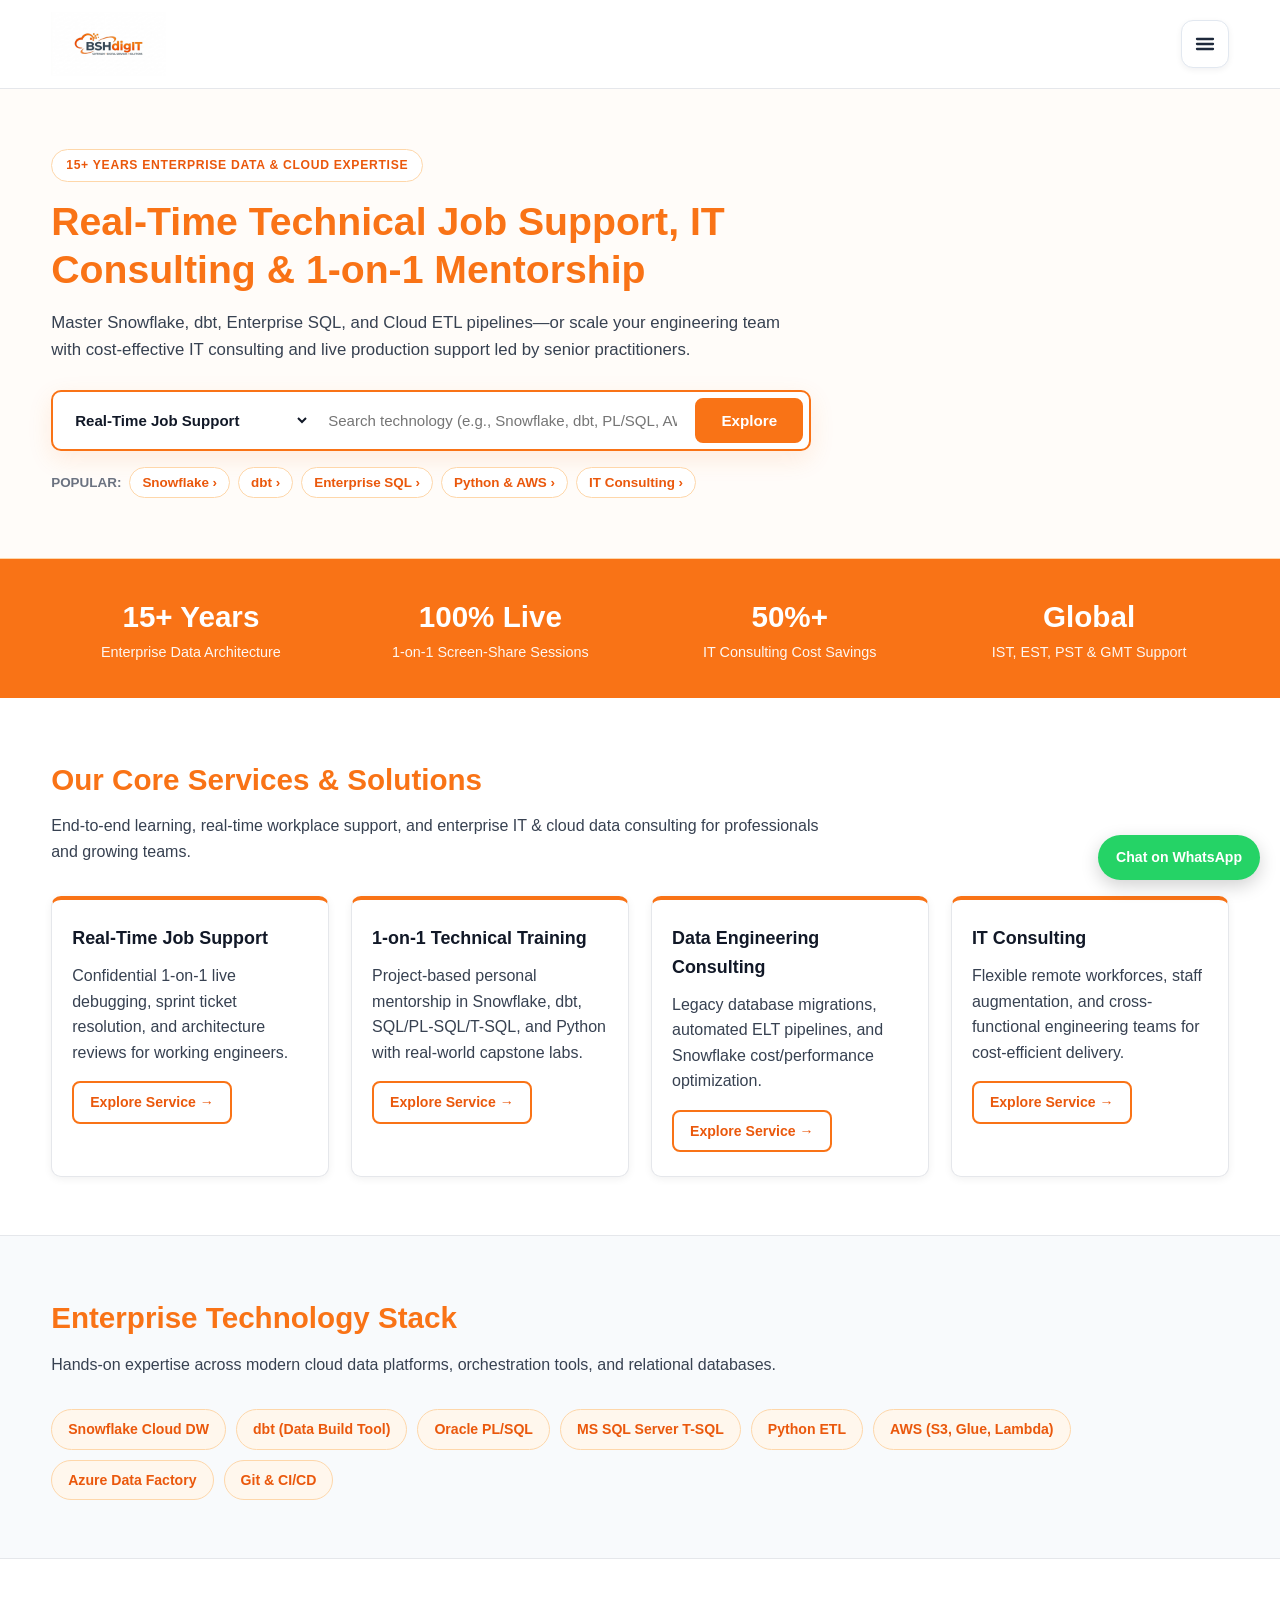
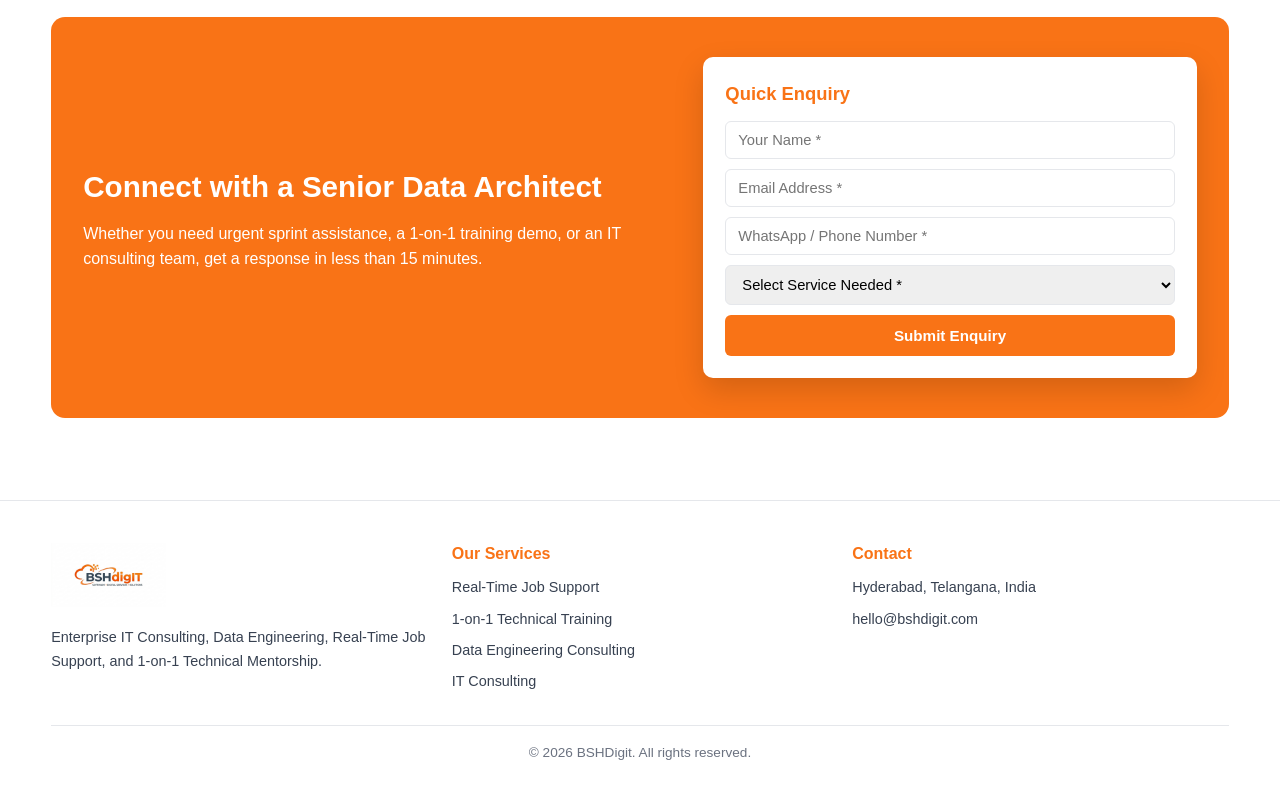
<file: index.html>
<!DOCTYPE html>
<html lang="en">
<head>
  <meta charset="UTF-8" />
  <meta name="viewport" content="width=device-width, initial-scale=1.0" />
  <title>BSHDigit | IT Consulting, Data Engineering, Job Support &amp; 1-on-1 Training</title>
  <link rel="stylesheet" href="styles.css" />
  <style>
    *, *::before, *::after { box-sizing: border-box; margin: 0; padding: 0; }
    html, body { width: 100%; max-width: 100%; overflow-x: hidden; font-family: 'Inter', -apple-system, BlinkMacSystemFont, 'Segoe UI', Roboto, sans-serif; color: #374151; background: #fff; line-height: 1.6; }
    a { text-decoration: none; color: inherit; }
    .container { width: 92%; max-width: 1180px; margin: 0 auto; }
    .navbar { background: #fff; border-bottom: 1px solid #e5e7eb; position: sticky; top: 0; z-index: 1000; }
    .nav-container { display: flex; justify-content: space-between; align-items: center; height: 88px; }
    .brand-logo { display: inline-flex; align-items: center; max-width: 270px; height: 68px; }
    .brand-logo img { height: 64px; width: auto; max-width: 260px; object-fit: contain; display: block; }
    .menu-toggle-btn { width: 48px; height: 48px; background: #fff; border: 1.5px solid #e2e8f0; border-radius: 12px; display: flex; align-items: center; justify-content: center; cursor: pointer; color: #1e293b; }
    .nav-drawer { display: none; position: fixed; top: 88px; left: 0; width: 100%; height: calc(100vh - 88px); background: #fff; overflow-y: auto; padding: 20px 0 48px; z-index: 999; border-top: 1px solid #e5e7eb; }
    .nav-drawer.open { display: block; }
    .drawer-list { list-style: none; display: flex; flex-direction: column; gap: 6px; }
    .drawer-item > a, .drawer-accordion-header { display: flex; justify-content: space-between; align-items: center; padding: 14px 8px; font-size: 1.06rem; font-weight: 600; color: #111827; cursor: pointer; }
    .accordion-icon { width: 34px; height: 34px; background: #f97316; color: #fff; border-radius: 8px; display: inline-flex; align-items: center; justify-content: center; font-size: 0.82rem; transition: transform 0.2s ease; }
    .drawer-accordion.expanded .accordion-icon { transform: rotate(180deg); }
    .drawer-submenu { display: none; flex-direction: column; gap: 10px; padding: 6px 0 12px; }
    .drawer-accordion.expanded .drawer-submenu { display: flex; }
    .drawer-submenu a { display: block; background: #f8fafc; border: 1px solid #f1f5f9; padding: 13px 16px; border-radius: 8px; font-size: 0.96rem; font-weight: 500; color: #334155; }
    .service-hero { background: #fffcf9; border-bottom: 1px solid #fed7aa; padding: 60px 0; }
    .hero-eyebrow { display: inline-block; background: #fff; color: #ea580c; border: 1px solid #fed7aa; font-size: 0.76rem; font-weight: 700; padding: 6px 14px; border-radius: 999px; margin-bottom: 16px; }
    .service-hero h1 { font-size: clamp(1.75rem, 4vw, 2.45rem); color: #f97316; line-height: 1.22; max-width: 820px; margin-bottom: 16px; font-weight: 800; }
    .service-hero p { font-size: 1.05rem; max-width: 740px; margin-bottom: 26px; }
    .btn-primary { background: #f97316; color: #fff; padding: 12px 24px; border-radius: 8px; font-weight: 700; border: 2px solid #f97316; display: inline-block; cursor: pointer; }
    .btn-outline { background: #fff; color: #ea580c; padding: 10px 20px; border-radius: 8px; font-weight: 700; border: 2px solid #f97316; display: inline-block; }
    .search-box-wrap { background: #fff; border: 2px solid #f97316; border-radius: 10px; padding: 6px; display: flex; flex-wrap: wrap; gap: 6px; max-width: 760px; margin-bottom: 16px; }
    .search-box-wrap select, .search-box-wrap input { border: none; padding: 11px 12px; font-size: 0.94rem; outline: none; min-width: 0; }
    .search-box-wrap input { flex: 1 1 200px; }
    .popular-pills { display: flex; flex-wrap: wrap; align-items: center; gap: 8px; font-size: 0.84rem; }
    .popular-pills a { background: #fff; border: 1px solid #fed7aa; color: #ea580c; padding: 4px 12px; border-radius: 999px; font-weight: 600; }
    .stats-strip { background: #f97316; color: #fff; padding: 34px 0; }
    .stats-grid { display: grid; grid-template-columns: repeat(auto-fit, minmax(160px, 1fr)); gap: 20px; text-align: center; }
    .stats-grid h3 { font-size: 1.85rem; font-weight: 800; }
    .section { padding: 58px 0; }
    .section-alt { background: #f8fafc; border-top: 1px solid #e5e7eb; border-bottom: 1px solid #e5e7eb; }
    .section-header { margin-bottom: 32px; }
    .section-header h2 { font-size: clamp(1.5rem, 3vw, 1.85rem); color: #f97316; font-weight: 800; margin-bottom: 10px; }
    .cards-grid { display: grid; grid-template-columns: repeat(auto-fit, minmax(250px, 1fr)); gap: 22px; }
    .feature-card { background: #fff; border: 1px solid #e5e7eb; border-top: 4px solid #f97316; border-radius: 10px; padding: 24px 20px; }
    .feature-card h3 { font-size: 1.12rem; color: #111827; margin-bottom: 10px; }
    .tech-tags { display: flex; flex-wrap: wrap; gap: 10px; }
    .tech-pill { background: #fff7ed; color: #ea580c; border: 1px solid #fed7aa; padding: 8px 16px; border-radius: 999px; font-weight: 600; font-size: 0.88rem; }
    .cta-banner { background: #f97316; color: #fff; border-radius: 14px; padding: 40px 32px; display: grid; grid-template-columns: 1.2fr 1fr; gap: 28px; align-items: center; }
    .enquiry-box { background: #fff; color: #111827; padding: 22px; border-radius: 10px; }
    .enquiry-box h3 { color: #f97316; margin-bottom: 12px; }
    .form-group { margin-bottom: 10px; }
    .form-group input, .form-group select { width: 100%; padding: 10px 12px; border: 1px solid #e5e7eb; border-radius: 6px; font-size: 0.92rem; }
    .btn-submit { width: 100%; background: #f97316; color: #fff; border: none; padding: 12px; border-radius: 6px; font-weight: 700; cursor: pointer; }
    .footer { background: #fff; border-top: 1px solid #e5e7eb; padding: 40px 0 24px; }
    .footer-grid { display: grid; grid-template-columns: repeat(auto-fit, minmax(210px, 1fr)); gap: 24px; margin-bottom: 24px; }
    .footer h4 { color: #f97316; margin-bottom: 10px; }
    .footer ul { list-style: none; }
    .footer ul li { margin-bottom: 8px; font-size: 0.9rem; }
    .footer-bottom { border-top: 1px solid #e5e7eb; padding-top: 16px; text-align: center; font-size: 0.85rem; color: #6b7280; }
    .whatsapp-float { position: fixed; bottom: 20px; right: 20px; background: #25d366; color: #fff; padding: 11px 18px; border-radius: 999px; font-weight: 700; font-size: 0.88rem; z-index: 990; }
    @media (max-width: 820px) { .cta-banner { grid-template-columns: 1fr; padding: 26px 18px; } }
  </style>
</head>
<body>

  <!-- Header -->
  <header class="navbar">
    <div class="container nav-container">
      <a href="index.html" class="brand-logo">
        <img src="logo.jpg" alt="BSHDigit Logo" style="height:64px;width:auto;max-width:260px;object-fit:contain;" />
      </a>

      <button
        class="menu-toggle-btn"
        id="menuToggle"
        aria-label="Toggle Menu"
        aria-expanded="false"
        onclick="toggleNavDrawer()"
      >
        <svg id="iconOpen" width="24" height="24" viewBox="0 0 24 24" fill="none" stroke="currentColor" stroke-width="2.3" stroke-linecap="round">
          <line x1="4" y1="7" x2="20" y2="7"></line>
          <line x1="4" y1="12" x2="20" y2="12"></line>
          <line x1="4" y1="17" x2="20" y2="17"></line>
        </svg>
        <svg id="iconClose" style="display:none;" width="22" height="22" viewBox="0 0 24 24" fill="none" stroke="currentColor" stroke-width="2.3" stroke-linecap="round">
          <line x1="18" y1="6" x2="6" y2="18"></line>
          <line x1="6" y1="6" x2="18" y2="18"></line>
        </svg>
      </button>
    </div>
  </header>

  <!-- Full-Screen Accordion Menu Drawer (Collapsed by Default) -->
  <nav class="nav-drawer" id="navDrawer">
    <div class="container">
      <ul class="drawer-list">
        <li class="drawer-item"><a href="index.html" onclick="toggleNavDrawer()">Home</a></li>
        <li class="drawer-item"><a href="#why-us" onclick="toggleNavDrawer()">About Us</a></li>
        <li class="drawer-item drawer-accordion" id="servicesAccordion">
          <div class="drawer-accordion-header" onclick="toggleServicesAccordion()">
            <span>Services</span>
            <span class="accordion-icon">▼</span>
          </div>
          <div class="drawer-submenu">
            <a href="job-support.html">Real-Time Job Support</a>
            <a href="technical-training.html">1-on-1 Technical Training</a>
            <a href="data-consulting.html">Data Engineering Consulting</a>
            <a href="it-consulting.html">IT Consulting</a>
          </div>
        </li>
        <li class="drawer-item"><a href="#services" onclick="toggleNavDrawer()">Technologies</a></li>
        <li class="drawer-item"><a href="#quick-enquiry" onclick="toggleNavDrawer()">Contact Us</a></li>
      </ul>
    </div>
  </nav>

  <!-- Hero + Interactive Search -->
  <section class="service-hero">
    <div class="container">
      <span class="hero-eyebrow">15+ YEARS ENTERPRISE DATA &amp; CLOUD EXPERTISE</span>
      <h1>Real-Time Technical Job Support, IT Consulting &amp; 1-on-1 Mentorship</h1>
      <p>Master Snowflake, dbt, Enterprise SQL, and Cloud ETL pipelines—or scale your engineering team with cost-effective IT consulting and live production support led by senior practitioners.</p>

      <form class="search-box-wrap" onsubmit="routeService(event)">
        <select id="serviceType" aria-label="Select Service">
          <option value="job-support.html">Real-Time Job Support</option>
          <option value="technical-training.html">1-on-1 Technical Training</option>
          <option value="data-consulting.html">Data Engineering Consulting</option>
          <option value="it-consulting.html">IT Consulting &amp; Outsourcing</option>
        </select>
        <input type="text" id="techKeyword" placeholder="Search technology (e.g., Snowflake, dbt, PL/SQL, AWS)..." />
        <button type="submit" class="btn-primary">Explore</button>
      </form>

      <div class="popular-pills">
        <span>POPULAR:</span>
        <a href="technical-training.html">Snowflake ›</a>
        <a href="technical-training.html">dbt ›</a>
        <a href="job-support.html">Enterprise SQL ›</a>
        <a href="data-consulting.html">Python &amp; AWS ›</a>
        <a href="it-consulting.html">IT Consulting ›</a>
      </div>
    </div>
  </section>

  <!-- Metrics Strip -->
  <section class="stats-strip">
    <div class="container stats-grid">
      <div>
        <h3>15+ Years</h3>
        <p>Enterprise Data Architecture</p>
      </div>
      <div>
        <h3>100% Live</h3>
        <p>1-on-1 Screen-Share Sessions</p>
      </div>
      <div>
        <h3>50%+</h3>
        <p>IT Consulting Cost Savings</p>
      </div>
      <div>
        <h3>Global</h3>
        <p>IST, EST, PST &amp; GMT Support</p>
      </div>
    </div>
  </section>

  <!-- Core Service Pillars -->
  <section class="section" id="services">
    <div class="container">
      <div class="section-header">
        <h2>Our Core Services &amp; Solutions</h2>
        <p>End-to-end learning, real-time workplace support, and enterprise IT &amp; cloud data consulting for professionals and growing teams.</p>
      </div>

      <div class="cards-grid">
        <div class="feature-card">
          <h3>Real-Time Job Support</h3>
          <p>Confidential 1-on-1 live debugging, sprint ticket resolution, and architecture reviews for working engineers.</p>
          <p style="margin-top: 16px;"><a href="job-support.html" class="btn-outline" style="padding: 8px 16px; font-size: 0.88rem;">Explore Service →</a></p>
        </div>
        <div class="feature-card">
          <h3>1-on-1 Technical Training</h3>
          <p>Project-based personal mentorship in Snowflake, dbt, SQL/PL-SQL/T-SQL, and Python with real-world capstone labs.</p>
          <p style="margin-top: 16px;"><a href="technical-training.html" class="btn-outline" style="padding: 8px 16px; font-size: 0.88rem;">Explore Service →</a></p>
        </div>
        <div class="feature-card">
          <h3>Data Engineering Consulting</h3>
          <p>Legacy database migrations, automated ELT pipelines, and Snowflake cost/performance optimization.</p>
          <p style="margin-top: 16px;"><a href="data-consulting.html" class="btn-outline" style="padding: 8px 16px; font-size: 0.88rem;">Explore Service →</a></p>
        </div>
        <div class="feature-card">
          <h3>IT Consulting</h3>
          <p>Flexible remote workforces, staff augmentation, and cross-functional engineering teams for cost-efficient delivery.</p>
          <p style="margin-top: 16px;"><a href="it-consulting.html" class="btn-outline" style="padding: 8px 16px; font-size: 0.88rem;">Explore Service →</a></p>
        </div>
      </div>
    </div>
  </section>

  <!-- Technologies Covered -->
  <section class="section section-alt" id="why-us">
    <div class="container">
      <div class="section-header">
        <h2>Enterprise Technology Stack</h2>
        <p>Hands-on expertise across modern cloud data platforms, orchestration tools, and relational databases.</p>
      </div>
      <div class="tech-tags">
        <span class="tech-pill">Snowflake Cloud DW</span>
        <span class="tech-pill">dbt (Data Build Tool)</span>
        <span class="tech-pill">Oracle PL/SQL</span>
        <span class="tech-pill">MS SQL Server T-SQL</span>
        <span class="tech-pill">Python ETL</span>
        <span class="tech-pill">AWS (S3, Glue, Lambda)</span>
        <span class="tech-pill">Azure Data Factory</span>
        <span class="tech-pill">Git &amp; CI/CD</span>
      </div>
    </div>
  </section>

  <!-- Inline Quick Enquiry Section -->
  <section class="section" id="quick-enquiry">
    <div class="container">
      <div class="cta-banner">
        <div>
          <h2>Connect with a Senior Data Architect</h2>
          <p>Whether you need urgent sprint assistance, a 1-on-1 training demo, or an IT consulting team, get a response in less than 15 minutes.</p>
        </div>
        <div class="enquiry-box">
          <h3>Quick Enquiry</h3>
          <form action="https://formspree.io/f/myewvzjv" method="POST">
            <div class="form-group">
              <input type="text" name="name" placeholder="Your Name *" required />
            </div>
            <div class="form-group">
              <input type="email" name="email" placeholder="Email Address *" required />
            </div>
            <div class="form-group">
              <input type="tel" name="phone" placeholder="WhatsApp / Phone Number *" required />
            </div>
            <div class="form-group">
              <select name="service" required>
                <option value="">Select Service Needed *</option>
                <option value="Real-Time Job Support">Real-Time Job Support</option>
                <option value="1-on-1 Technical Training">1-on-1 Technical Training</option>
                <option value="Data Engineering Consulting">Data Engineering Consulting</option>
                <option value="IT Consulting">IT Consulting</option>
              </select>
            </div>
            <button type="submit" class="btn-submit">Submit Enquiry</button>
          </form>
        </div>
      </div>
    </div>
  </section>

  <!-- Footer -->
  <footer class="footer">
    <div class="container">
      <div class="footer-grid">
        <div>
          <a href="index.html" class="brand-logo">
            <img src="logo.jpg" alt="BSHDigit Logo" style="height:64px;width:auto;max-width:260px;object-fit:contain;" />
          </a>
          <p style="margin-top: 12px; font-size: 0.9rem;">Enterprise IT Consulting, Data Engineering, Real-Time Job Support, and 1-on-1 Technical Mentorship.</p>
        </div>
        <div>
          <h4>Our Services</h4>
          <ul>
            <li><a href="job-support.html">Real-Time Job Support</a></li>
            <li><a href="technical-training.html">1-on-1 Technical Training</a></li>
            <li><a href="data-consulting.html">Data Engineering Consulting</a></li>
            <li><a href="it-consulting.html">IT Consulting</a></li>
          </ul>
        </div>
        <div>
          <h4>Contact</h4>
          <ul>
            <li>Hyderabad, Telangana, India</li>
            <li>hello@bshdigit.com</li>
          </ul>
        </div>
      </div>
      <div class="footer-bottom">© 2026 BSHDigit. All rights reserved.</div>
    </div>
  </footer>

  <a href="https://wa.me/919052637799" target="_blank" class="whatsapp-float">Chat on WhatsApp</a>

  <script>
    function toggleNavDrawer() {
      const drawer = document.getElementById('navDrawer');
      const btn = document.getElementById('menuToggle');
      const iconOpen = document.getElementById('iconOpen');
      const iconClose = document.getElementById('iconClose');

      const isOpen = drawer.classList.toggle('open');
      btn.classList.toggle('is-open', isOpen);
      btn.setAttribute('aria-expanded', isOpen);
      iconOpen.style.display = isOpen ? 'none' : 'block';
      iconClose.style.display = isOpen ? 'block' : 'none';
      document.body.style.overflow = isOpen ? 'hidden' : '';
    }

    function toggleServicesAccordion() {
      document.getElementById('servicesAccordion').classList.toggle('expanded');
    }

    function routeService(e) {
      e.preventDefault();
      window.location.href = document.getElementById('serviceType').value;
    }
  </script>
</body>
</html>
</file>
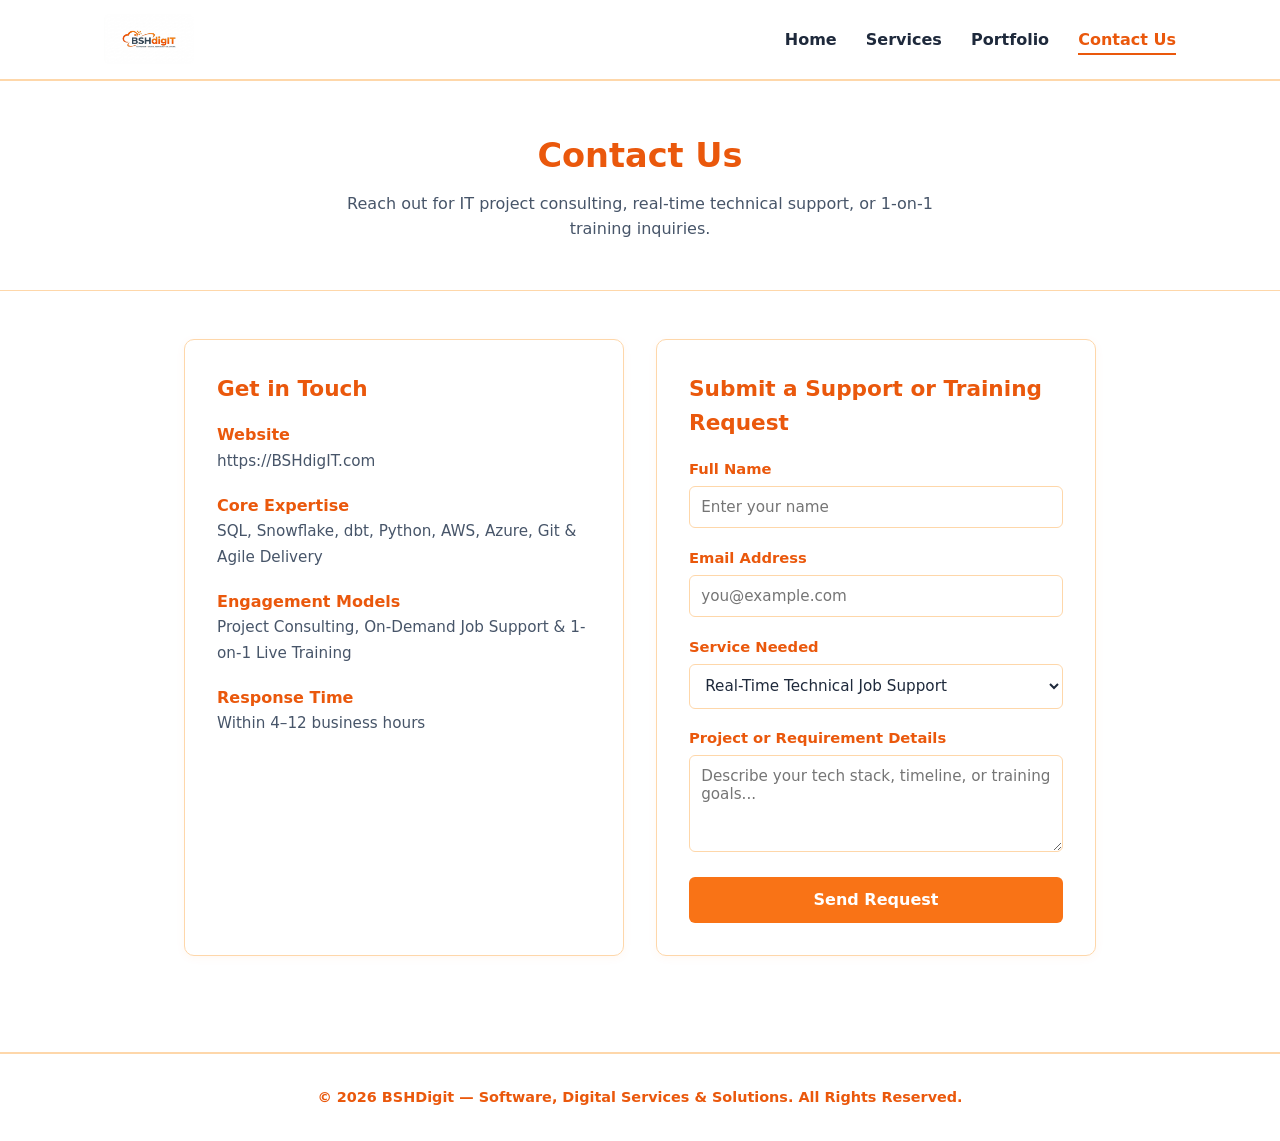
<file: contact.html>
<!DOCTYPE html>
<html lang="en">
<head>
  <meta charset="UTF-8" />
  <meta name="viewport" content="width=device-width, initial-scale=1.0" />
  <title>Contact Us | BSHDigit</title>
  <style>
    :root { --primary: #ea580c; --accent: #f97316; --accent-dark: #c2410c; --bg: #ffffff; --surface: #fff7ed; --text: #1e293b; --muted: #475569; --border: #fed7aa; }
    * { box-sizing: border-box; margin: 0; padding: 0; font-family: 'Segoe UI', system-ui, sans-serif; }
    body { background: var(--bg); color: var(--text); line-height: 1.6; }
    header { background: #ffffff; border-bottom: 2px solid var(--border); position: sticky; top: 0; z-index: 100; }
    .nav-container { max-width: 1120px; margin: 0 auto; padding: 0.9rem 1.5rem; display: flex; justify-content: space-between; align-items: center; flex-wrap: wrap; gap: 1rem; }
    .brand { display: flex; align-items: center; text-decoration: none; }
    .brand img { height: 50px; width: auto; border-radius: 6px; display: block; }
    nav a { text-decoration: none; color: var(--text); font-weight: 600; margin-left: 1.5rem; padding-bottom: 4px; }
    nav a:hover, nav a.active { color: var(--primary); border-bottom: 2px solid var(--primary); }
    .page-banner { background: #ffffff; border-bottom: 1px solid var(--border); padding: 3rem 1.5rem; text-align: center; }
    .page-banner h1 { font-size: 2.1rem; margin-bottom: 0.5rem; color: var(--primary); }
    .page-banner p { color: var(--muted); max-width: 640px; margin: 0 auto; }
    .container { max-width: 960px; margin: 0 auto; padding: 3rem 1.5rem; display: grid; grid-template-columns: repeat(auto-fit, minmax(300px, 1fr)); gap: 2rem; }
    .info-card, .form-card { background: #ffffff; border: 1px solid var(--border); border-radius: 10px; padding: 2rem; box-shadow: 0 2px 10px rgba(249,115,22,0.05); }
    .info-card h2, .form-card h2 { color: var(--primary); margin-bottom: 1rem; font-size: 1.35rem; }
    .info-item { margin-bottom: 1.2rem; }
    .info-item strong { display: block; color: var(--primary); }
    .info-item span { color: var(--muted); font-size: 0.95rem; }
    label { display: block; font-weight: 600; color: var(--primary); margin-bottom: 0.35rem; font-size: 0.92rem; }
    input, select, textarea { width: 100%; padding: 0.7rem; border: 1px solid var(--border); border-radius: 6px; margin-bottom: 1.1rem; font-size: 0.95rem; background: #ffffff; color: var(--text); }
    input:focus, select:focus, textarea:focus { outline: 2px solid var(--accent); border-color: var(--accent); }
    button { background: var(--accent); color: #ffffff; border: none; padding: 0.85rem 1.5rem; border-radius: 6px; font-weight: 600; font-size: 1rem; cursor: pointer; width: 100%; transition: background 0.2s; }
    button:hover { background: var(--accent-dark); }
    footer { background: #ffffff; border-top: 2px solid var(--border); color: var(--primary); text-align: center; padding: 2rem 1.5rem; margin-top: 3rem; font-size: 0.9rem; font-weight: 600; }
  </style>
</head>
<body>
  <header>
    <div class="nav-container">
      <a href="index.html" class="brand" aria-label="BSHDigit Home">
        <img src="logo.jpg" alt="BSHDigit" />
      </a>
      <nav>
        <a href="index.html">Home</a>
        <a href="services.html">Services</a>
        <a href="portfolio.html">Portfolio</a>
        <a href="contact.html" class="active">Contact Us</a>
      </nav>
    </div>
  </header>

  <section class="page-banner">
    <h1>Contact Us</h1>
    <p>Reach out for IT project consulting, real-time technical support, or 1-on-1 training inquiries.</p>
  </section>

  <main class="container">
    <div class="info-card">
      <h2>Get in Touch</h2>
      <div class="info-item">
        <strong>Website</strong>
        <span>https://BSHdigIT.com</span>
      </div>
      <div class="info-item">
        <strong>Core Expertise</strong>
        <span>SQL, Snowflake, dbt, Python, AWS, Azure, Git & Agile Delivery</span>
      </div>
      <div class="info-item">
        <strong>Engagement Models</strong>
        <span>Project Consulting, On-Demand Job Support & 1-on-1 Live Training</span>
      </div>
      <div class="info-item">
        <strong>Response Time</strong>
        <span>Within 4–12 business hours</span>
      </div>
    </div>

    <div class="form-card">
      <h2>Submit a Support or Training Request</h2>
      <!-- Replace YOUR_ACCESS_KEY with your free Web3Forms key so submissions reach your email -->
      <form action="https://api.web3forms.com/submit" method="POST">
        <input type="hidden" name="access_key" value="YOUR_ACCESS_KEY" />

        <label for="name">Full Name</label>
        <input type="text" id="name" name="name" placeholder="Enter your name" required />

        <label for="email">Email Address</label>
        <input type="email" id="email" name="email" placeholder="you@example.com" required />

        <label for="service">Service Needed</label>
        <select id="service" name="service">
          <option value="Technical Job Support">Real-Time Technical Job Support</option>
          <option value="1-on-1 Personal Training">1-on-1 Personal Training (SQL / Snowflake / dbt)</option>
          <option value="Data Engineering Project">Data Engineering / Cloud Consulting</option>
          <option value="Other IT Solution">Other Software / Digital Service</option>
        </select>

        <label for="message">Project or Requirement Details</label>
        <textarea id="message" name="message" rows="4" placeholder="Describe your tech stack, timeline, or training goals..." required></textarea>

        <button type="submit">Send Request</button>
      </form>
    </div>
  </main>

  <footer>
    <p>&copy; 2026 BSHDigit — Software, Digital Services & Solutions. All Rights Reserved.</p>
  </footer>
</body>
</html>
</file>
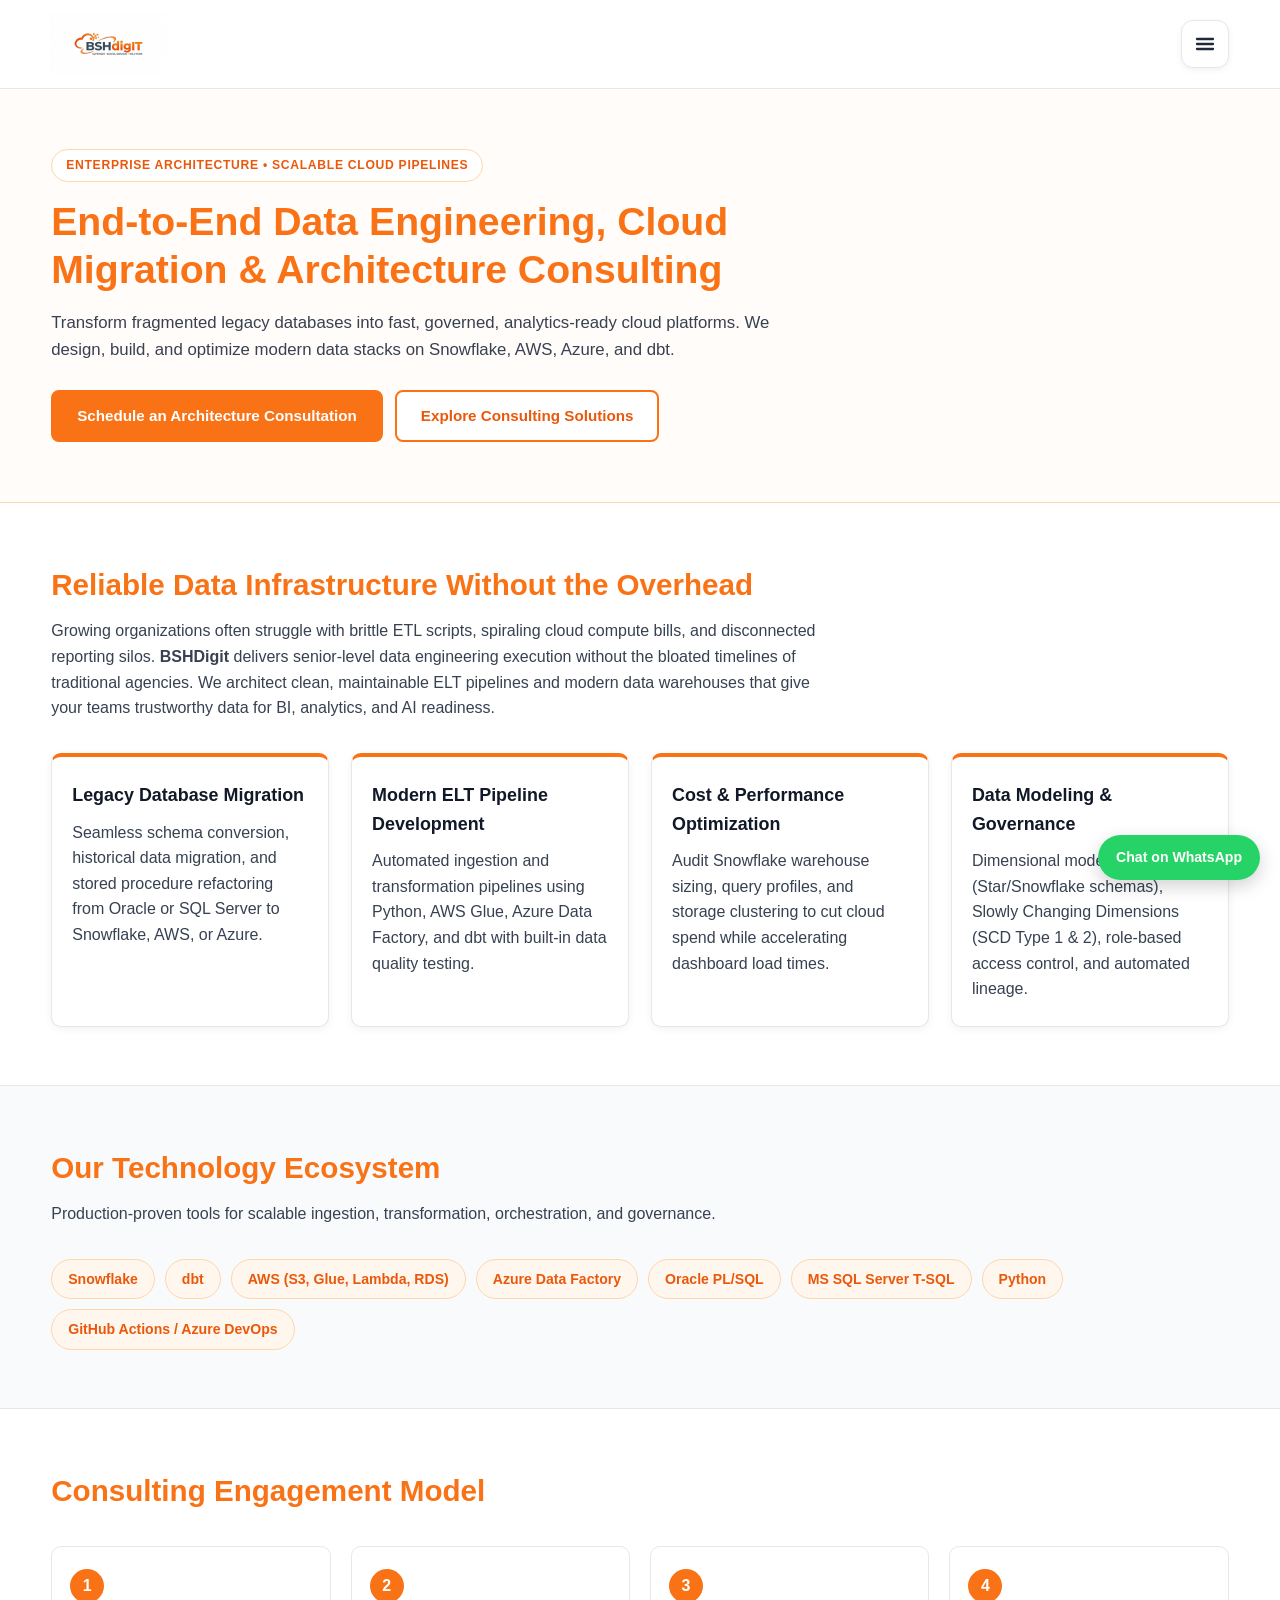
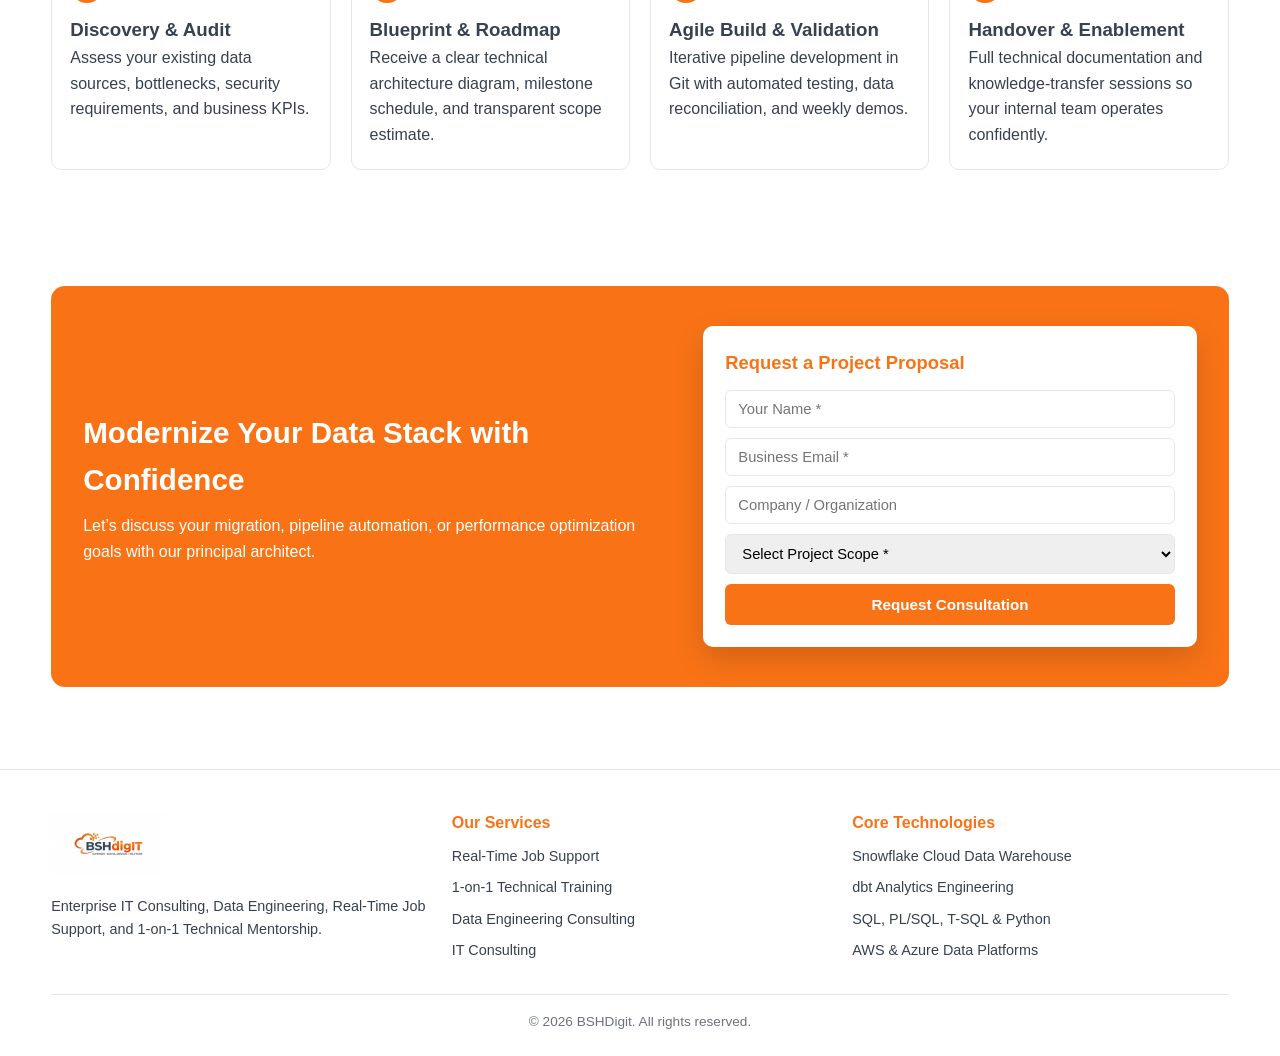
<file: data-consulting.html>
<!DOCTYPE html>
<html lang="en">
<head>
  <meta charset="UTF-8" />
  <meta name="viewport" content="width=device-width, initial-scale=1.0" />
  <title>Data Engineering &amp; Cloud Consulting | BSHDigit</title>
  <link rel="stylesheet" href="styles.css" />
  <style>
    *, *::before, *::after { box-sizing: border-box; margin: 0; padding: 0; }
    html, body { width: 100%; max-width: 100%; overflow-x: hidden; font-family: 'Inter', -apple-system, BlinkMacSystemFont, 'Segoe UI', Roboto, sans-serif; color: #374151; background: #fff; line-height: 1.6; }
    a { text-decoration: none; color: inherit; }
    .container { width: 92%; max-width: 1180px; margin: 0 auto; }
    .navbar { background: #fff; border-bottom: 1px solid #e5e7eb; position: sticky; top: 0; z-index: 1000; }
    .nav-container { display: flex; justify-content: space-between; align-items: center; height: 88px; }
    .brand-logo { display: inline-flex; align-items: center; max-width: 270px; height: 68px; }
    .brand-logo img { height: 64px; width: auto; max-width: 260px; object-fit: contain; display: block; }
    .menu-toggle-btn { width: 48px; height: 48px; background: #fff; border: 1.5px solid #e2e8f0; border-radius: 12px; display: flex; align-items: center; justify-content: center; cursor: pointer; color: #1e293b; }
    .nav-drawer { display: none; position: fixed; top: 88px; left: 0; width: 100%; height: calc(100vh - 88px); background: #fff; overflow-y: auto; padding: 20px 0 48px; z-index: 999; border-top: 1px solid #e5e7eb; }
    .nav-drawer.open { display: block; }
    .drawer-list { list-style: none; display: flex; flex-direction: column; gap: 6px; }
    .drawer-item > a, .drawer-accordion-header { display: flex; justify-content: space-between; align-items: center; padding: 14px 8px; font-size: 1.06rem; font-weight: 600; color: #111827; cursor: pointer; }
    .accordion-icon { width: 34px; height: 34px; background: #f97316; color: #fff; border-radius: 8px; display: inline-flex; align-items: center; justify-content: center; font-size: 0.82rem; transition: transform 0.2s ease; }
    .drawer-accordion.expanded .accordion-icon { transform: rotate(180deg); }
    .drawer-submenu { display: none; flex-direction: column; gap: 10px; padding: 6px 0 12px; }
    .drawer-accordion.expanded .drawer-submenu { display: flex; }
    .drawer-submenu a { display: block; background: #f8fafc; border: 1px solid #f1f5f9; padding: 13px 16px; border-radius: 8px; font-size: 0.96rem; font-weight: 500; color: #334155; }
    .service-hero { background: #fffcf9; border-bottom: 1px solid #fed7aa; padding: 60px 0; }
    .hero-eyebrow { display: inline-block; background: #fff; color: #ea580c; border: 1px solid #fed7aa; font-size: 0.76rem; font-weight: 700; padding: 6px 14px; border-radius: 999px; margin-bottom: 16px; }
    .service-hero h1 { font-size: clamp(1.75rem, 4vw, 2.45rem); color: #f97316; line-height: 1.22; max-width: 820px; margin-bottom: 16px; font-weight: 800; }
    .service-hero p { font-size: 1.05rem; max-width: 740px; margin-bottom: 26px; }
    .hero-actions { display: flex; flex-wrap: wrap; gap: 12px; }
    .btn-primary { background: #f97316; color: #fff; padding: 12px 24px; border-radius: 8px; font-weight: 700; border: 2px solid #f97316; display: inline-block; cursor: pointer; }
    .btn-outline { background: #fff; color: #ea580c; padding: 12px 24px; border-radius: 8px; font-weight: 700; border: 2px solid #f97316; display: inline-block; }
    .section { padding: 58px 0; }
    .section-alt { background: #f8fafc; border-top: 1px solid #e5e7eb; border-bottom: 1px solid #e5e7eb; }
    .section-header { margin-bottom: 32px; }
    .section-header h2 { font-size: clamp(1.5rem, 3vw, 1.85rem); color: #f97316; font-weight: 800; margin-bottom: 10px; }
    .cards-grid { display: grid; grid-template-columns: repeat(auto-fit, minmax(250px, 1fr)); gap: 22px; }
    .feature-card { background: #fff; border: 1px solid #e5e7eb; border-top: 4px solid #f97316; border-radius: 10px; padding: 24px 20px; }
    .feature-card h3 { font-size: 1.12rem; color: #111827; margin-bottom: 10px; }
    .tech-tags { display: flex; flex-wrap: wrap; gap: 10px; }
    .tech-pill { background: #fff7ed; color: #ea580c; border: 1px solid #fed7aa; padding: 8px 16px; border-radius: 999px; font-weight: 600; font-size: 0.88rem; }
    .steps-grid { display: grid; grid-template-columns: repeat(auto-fit, minmax(220px, 1fr)); gap: 20px; }
    .step-card { background: #fff; border: 1px solid #e5e7eb; border-radius: 10px; padding: 22px 18px; }
    .step-number { width: 34px; height: 34px; background: #f97316; color: #fff; font-weight: 800; border-radius: 50%; display: flex; align-items: center; justify-content: center; margin-bottom: 12px; }
    .cta-banner { background: #f97316; color: #fff; border-radius: 14px; padding: 40px 32px; display: grid; grid-template-columns: 1.2fr 1fr; gap: 28px; align-items: center; }
    .enquiry-box { background: #fff; color: #111827; padding: 22px; border-radius: 10px; }
    .enquiry-box h3 { color: #f97316; margin-bottom: 12px; }
    .form-group { margin-bottom: 10px; }
    .form-group input, .form-group select { width: 100%; padding: 10px 12px; border: 1px solid #e5e7eb; border-radius: 6px; font-size: 0.92rem; }
    .btn-submit { width: 100%; background: #f97316; color: #fff; border: none; padding: 12px; border-radius: 6px; font-weight: 700; cursor: pointer; }
    .footer { background: #fff; border-top: 1px solid #e5e7eb; padding: 40px 0 24px; }
    .footer-grid { display: grid; grid-template-columns: repeat(auto-fit, minmax(210px, 1fr)); gap: 24px; margin-bottom: 24px; }
    .footer h4 { color: #f97316; margin-bottom: 10px; }
    .footer ul { list-style: none; }
    .footer ul li { margin-bottom: 8px; font-size: 0.9rem; }
    .footer-bottom { border-top: 1px solid #e5e7eb; padding-top: 16px; text-align: center; font-size: 0.85rem; color: #6b7280; }
    .whatsapp-float { position: fixed; bottom: 20px; right: 20px; background: #25d366; color: #fff; padding: 11px 18px; border-radius: 999px; font-weight: 700; font-size: 0.88rem; z-index: 990; }
    @media (max-width: 820px) { .cta-banner { grid-template-columns: 1fr; padding: 26px 18px; } }
  </style>
</head>
<body>

  <!-- Header -->
  <header class="navbar">
    <div class="container nav-container">
      <a href="index.html" class="brand-logo">
        <img src="logo.jpg" alt="BSHDigit Logo" style="height:64px;width:auto;max-width:260px;object-fit:contain;" />
      </a>

      <button
        class="menu-toggle-btn"
        id="menuToggle"
        aria-label="Toggle Menu"
        aria-expanded="false"
        onclick="toggleNavDrawer()"
      >
        <svg id="iconOpen" width="24" height="24" viewBox="0 0 24 24" fill="none" stroke="currentColor" stroke-width="2.3" stroke-linecap="round">
          <line x1="4" y1="7" x2="20" y2="7"></line>
          <line x1="4" y1="12" x2="20" y2="12"></line>
          <line x1="4" y1="17" x2="20" y2="17"></line>
        </svg>
        <svg id="iconClose" style="display:none;" width="22" height="22" viewBox="0 0 24 24" fill="none" stroke="currentColor" stroke-width="2.3" stroke-linecap="round">
          <line x1="18" y1="6" x2="6" y2="18"></line>
          <line x1="6" y1="6" x2="18" y2="18"></line>
        </svg>
      </button>
    </div>
  </header>

  <!-- Full-Screen Accordion Menu Drawer (Collapsed by Default) -->
  <nav class="nav-drawer" id="navDrawer">
    <div class="container">
      <ul class="drawer-list">
        <li class="drawer-item"><a href="index.html">Home</a></li>
        <li class="drawer-item"><a href="index.html#why-us">About Us</a></li>
        <li class="drawer-item drawer-accordion" id="servicesAccordion">
          <div class="drawer-accordion-header" onclick="toggleServicesAccordion()">
            <span>Services</span>
            <span class="accordion-icon">▼</span>
          </div>
          <div class="drawer-submenu">
            <a href="job-support.html">Real-Time Job Support</a>
            <a href="technical-training.html">1-on-1 Technical Training</a>
            <a href="data-consulting.html">Data Engineering Consulting</a>
            <a href="it-consulting.html">IT Consulting</a>
          </div>
        </li>
        <li class="drawer-item"><a href="index.html#services">Technologies</a></li>
        <li class="drawer-item"><a href="#proposal-form" onclick="toggleNavDrawer()">Contact Us</a></li>
      </ul>
    </div>
  </nav>

  <!-- Hero Section -->
  <section class="service-hero">
    <div class="container">
      <span class="hero-eyebrow">ENTERPRISE ARCHITECTURE • SCALABLE CLOUD PIPELINES</span>
      <h1>End-to-End Data Engineering, Cloud Migration &amp; Architecture Consulting</h1>
      <p>Transform fragmented legacy databases into fast, governed, analytics-ready cloud platforms. We design, build, and optimize modern data stacks on Snowflake, AWS, Azure, and dbt.</p>
      <div class="hero-actions">
        <a href="#proposal-form" class="btn-primary">Schedule an Architecture Consultation</a>
        <a href="#solutions" class="btn-outline">Explore Consulting Solutions</a>
      </div>
    </div>
  </section>

  <!-- Overview & 4-Card Solutions -->
  <section class="section" id="solutions">
    <div class="container">
      <div class="section-header">
        <h2>Reliable Data Infrastructure Without the Overhead</h2>
        <p>Growing organizations often struggle with brittle ETL scripts, spiraling cloud compute bills, and disconnected reporting silos. <strong>BSHDigit</strong> delivers senior-level data engineering execution without the bloated timelines of traditional agencies. We architect clean, maintainable ELT pipelines and modern data warehouses that give your teams trustworthy data for BI, analytics, and AI readiness.</p>
      </div>

      <div class="cards-grid">
        <div class="feature-card">
          <h3>Legacy Database Migration</h3>
          <p>Seamless schema conversion, historical data migration, and stored procedure refactoring from Oracle or SQL Server to Snowflake, AWS, or Azure.</p>
        </div>
        <div class="feature-card">
          <h3>Modern ELT Pipeline Development</h3>
          <p>Automated ingestion and transformation pipelines using Python, AWS Glue, Azure Data Factory, and dbt with built-in data quality testing.</p>
        </div>
        <div class="feature-card">
          <h3>Cost &amp; Performance Optimization</h3>
          <p>Audit Snowflake warehouse sizing, query profiles, and storage clustering to cut cloud spend while accelerating dashboard load times.</p>
        </div>
        <div class="feature-card">
          <h3>Data Modeling &amp; Governance</h3>
          <p>Dimensional modeling (Star/Snowflake schemas), Slowly Changing Dimensions (SCD Type 1 &amp; 2), role-based access control, and automated lineage.</p>
        </div>
      </div>
    </div>
  </section>

  <!-- Technology Ecosystem -->
  <section class="section section-alt">
    <div class="container">
      <div class="section-header">
        <h2>Our Technology Ecosystem</h2>
        <p>Production-proven tools for scalable ingestion, transformation, orchestration, and governance.</p>
      </div>
      <div class="tech-tags">
        <span class="tech-pill">Snowflake</span>
        <span class="tech-pill">dbt</span>
        <span class="tech-pill">AWS (S3, Glue, Lambda, RDS)</span>
        <span class="tech-pill">Azure Data Factory</span>
        <span class="tech-pill">Oracle PL/SQL</span>
        <span class="tech-pill">MS SQL Server T-SQL</span>
        <span class="tech-pill">Python</span>
        <span class="tech-pill">GitHub Actions / Azure DevOps</span>
      </div>
    </div>
  </section>

  <!-- 4-Step Engagement Model -->
  <section class="section">
    <div class="container">
      <div class="section-header">
        <h2>Consulting Engagement Model</h2>
      </div>
      <div class="steps-grid">
        <div class="step-card">
          <div class="step-number">1</div>
          <h3>Discovery &amp; Audit</h3>
          <p>Assess your existing data sources, bottlenecks, security requirements, and business KPIs.</p>
        </div>
        <div class="step-card">
          <div class="step-number">2</div>
          <h3>Blueprint &amp; Roadmap</h3>
          <p>Receive a clear technical architecture diagram, milestone schedule, and transparent scope estimate.</p>
        </div>
        <div class="step-card">
          <div class="step-number">3</div>
          <h3>Agile Build &amp; Validation</h3>
          <p>Iterative pipeline development in Git with automated testing, data reconciliation, and weekly demos.</p>
        </div>
        <div class="step-card">
          <div class="step-number">4</div>
          <h3>Handover &amp; Enablement</h3>
          <p>Full technical documentation and knowledge-transfer sessions so your internal team operates confidently.</p>
        </div>
      </div>
    </div>
  </section>

  <!-- Inline Quick Enquiry Section -->
  <section class="section" id="proposal-form">
    <div class="container">
      <div class="cta-banner">
        <div>
          <h2>Modernize Your Data Stack with Confidence</h2>
          <p>Let’s discuss your migration, pipeline automation, or performance optimization goals with our principal architect.</p>
        </div>
        <div class="enquiry-box">
          <h3>Request a Project Proposal</h3>
          <form action="https://formspree.io/f/myewvzjv" method="POST">
            <input type="hidden" name="service" value="Data Engineering Consulting" />
            <div class="form-group">
              <input type="text" name="name" placeholder="Your Name *" required />
            </div>
            <div class="form-group">
              <input type="email" name="email" placeholder="Business Email *" required />
            </div>
            <div class="form-group">
              <input type="text" name="company" placeholder="Company / Organization" />
            </div>
            <div class="form-group">
              <select name="project_type" required>
                <option value="">Select Project Scope *</option>
                <option value="Cloud Data Warehouse Migration">Cloud Data Warehouse Migration</option>
                <option value="dbt & ELT Pipeline Build">dbt &amp; ELT Pipeline Build</option>
                <option value="Snowflake / SQL Optimization">Snowflake / SQL Performance &amp; Cost Audit</option>
                <option value="End-to-End Architecture">End-to-End Data Architecture</option>
              </select>
            </div>
            <button type="submit" class="btn-submit">Request Consultation</button>
          </form>
        </div>
      </div>
    </div>
  </section>

  <!-- Footer -->
  <footer class="footer">
    <div class="container">
      <div class="footer-grid">
        <div>
          <a href="index.html" class="brand-logo">
            <img src="logo.jpg" alt="BSHDigit Logo" style="height:64px;width:auto;max-width:260px;object-fit:contain;" />
          </a>
          <p style="margin-top: 12px; font-size: 0.9rem;">Enterprise IT Consulting, Data Engineering, Real-Time Job Support, and 1-on-1 Technical Mentorship.</p>
        </div>
        <div>
          <h4>Our Services</h4>
          <ul>
            <li><a href="job-support.html">Real-Time Job Support</a></li>
            <li><a href="technical-training.html">1-on-1 Technical Training</a></li>
            <li><a href="data-consulting.html">Data Engineering Consulting</a></li>
            <li><a href="it-consulting.html">IT Consulting</a></li>
          </ul>
        </div>
        <div>
          <h4>Core Technologies</h4>
          <ul>
            <li>Snowflake Cloud Data Warehouse</li>
            <li>dbt Analytics Engineering</li>
            <li>SQL, PL/SQL, T-SQL &amp; Python</li>
            <li>AWS &amp; Azure Data Platforms</li>
          </ul>
        </div>
      </div>
      <div class="footer-bottom">© 2026 BSHDigit. All rights reserved.</div>
    </div>
  </footer>

  <a href="https://wa.me/919052637799" target="_blank" class="whatsapp-float">Chat on WhatsApp</a>

  <script>
    function toggleNavDrawer() {
      const drawer = document.getElementById('navDrawer');
      const btn = document.getElementById('menuToggle');
      const iconOpen = document.getElementById('iconOpen');
      const iconClose = document.getElementById('iconClose');

      const isOpen = drawer.classList.toggle('open');
      btn.classList.toggle('is-open', isOpen);
      btn.setAttribute('aria-expanded', isOpen);
      iconOpen.style.display = isOpen ? 'none' : 'block';
      iconClose.style.display = isOpen ? 'block' : 'none';
      document.body.style.overflow = isOpen ? 'hidden' : '';
    }

    function toggleServicesAccordion() {
      document.getElementById('servicesAccordion').classList.toggle('expanded');
    }
  </script>
</body>
</html>
</file>
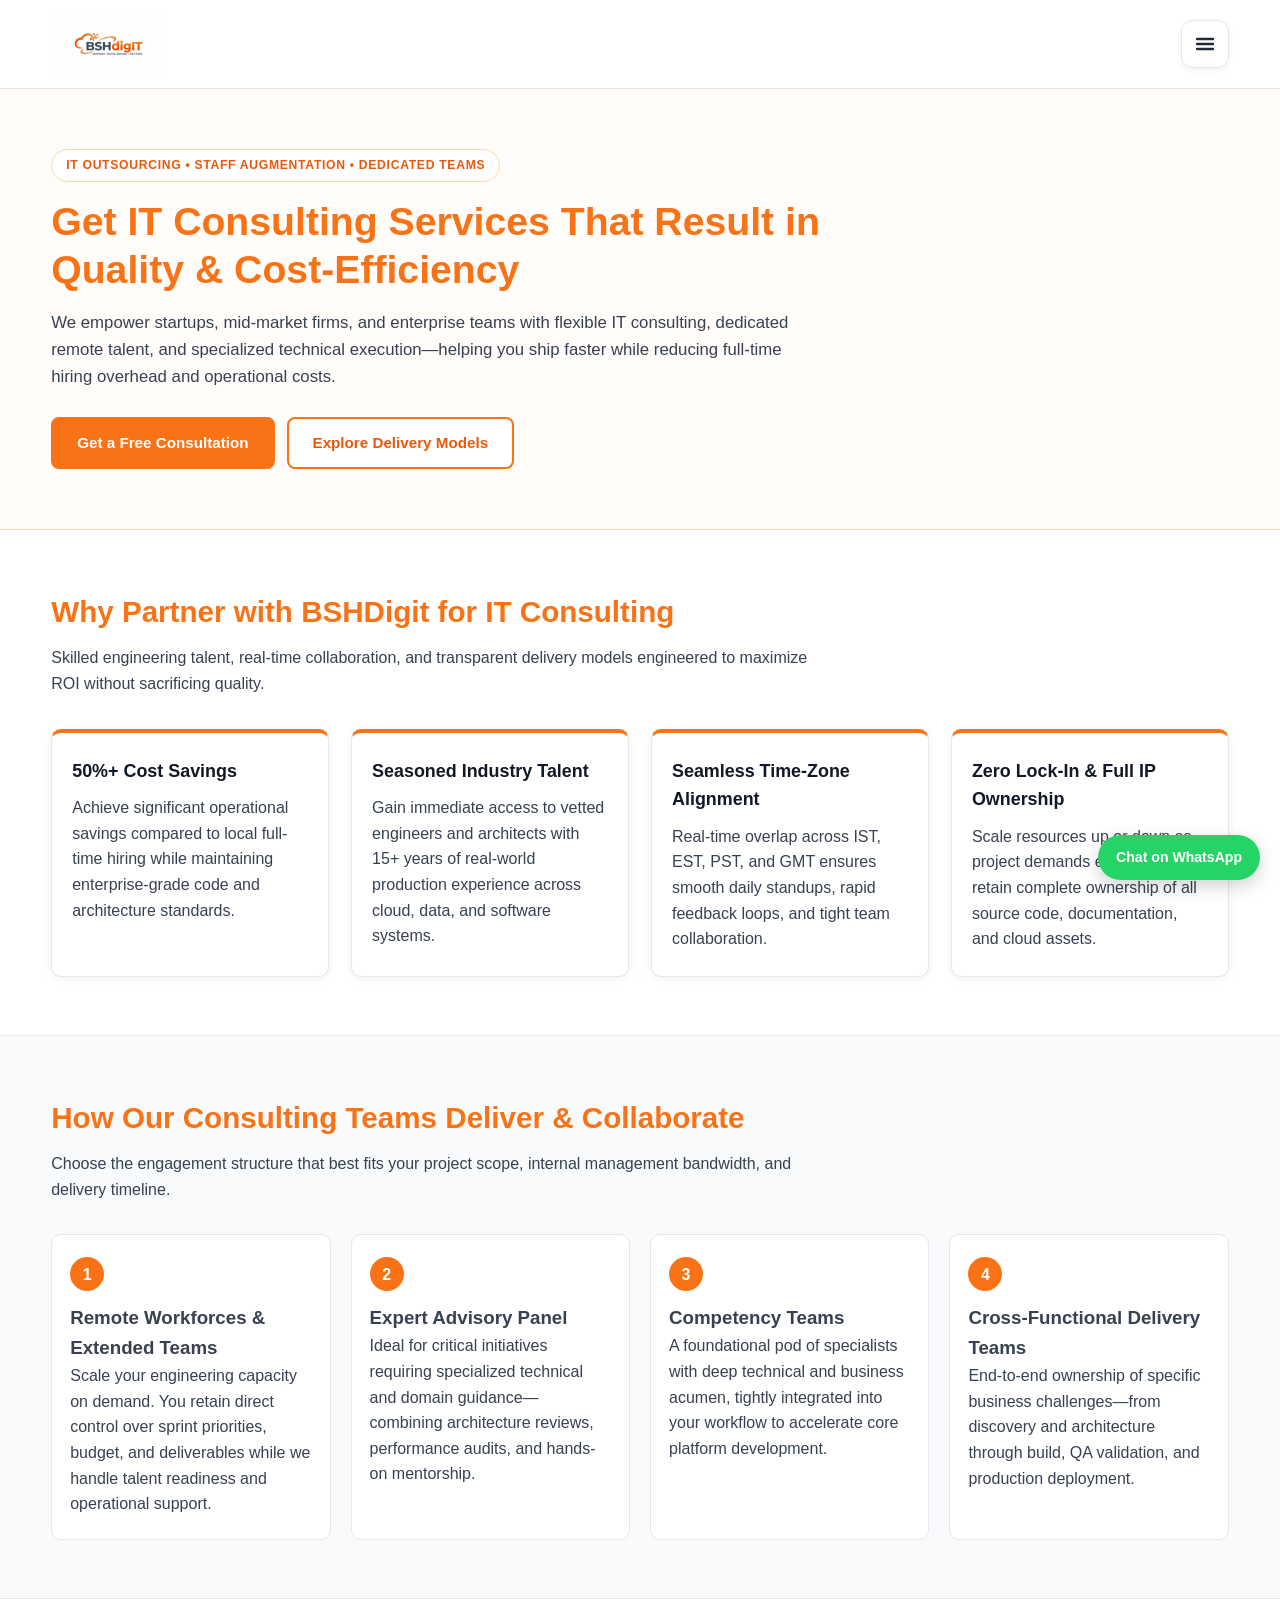
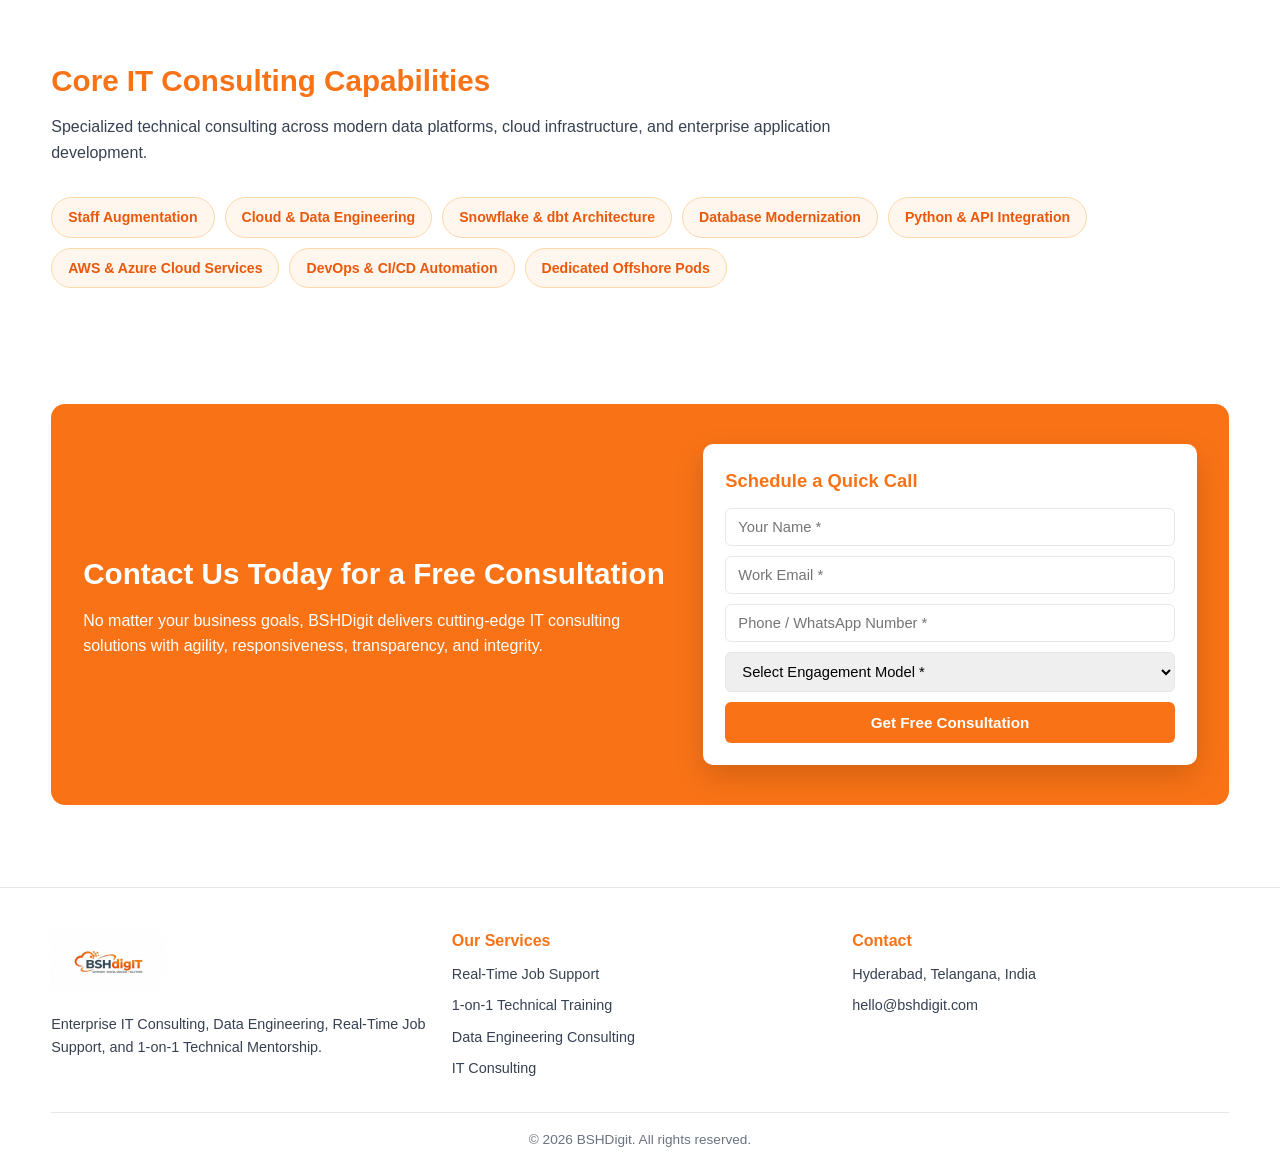
<file: it-consulting.html>
<!DOCTYPE html>
<html lang="en">
<head>
  <meta charset="UTF-8" />
  <meta name="viewport" content="width=device-width, initial-scale=1.0" />
  <title>IT Consulting &amp; Outsourcing Services | BSHDigit</title>
  <link rel="stylesheet" href="styles.css" />
  <style>
    *, *::before, *::after { box-sizing: border-box; margin: 0; padding: 0; }
    html, body { width: 100%; max-width: 100%; overflow-x: hidden; font-family: 'Inter', -apple-system, BlinkMacSystemFont, 'Segoe UI', Roboto, sans-serif; color: #374151; background: #fff; line-height: 1.6; }
    a { text-decoration: none; color: inherit; }
    .container { width: 92%; max-width: 1180px; margin: 0 auto; }
    .navbar { background: #fff; border-bottom: 1px solid #e5e7eb; position: sticky; top: 0; z-index: 1000; }
    .nav-container { display: flex; justify-content: space-between; align-items: center; height: 88px; }
    .brand-logo { display: inline-flex; align-items: center; max-width: 270px; height: 68px; }
    .brand-logo img { height: 64px; width: auto; max-width: 260px; object-fit: contain; display: block; }
    .menu-toggle-btn { width: 48px; height: 48px; background: #fff; border: 1.5px solid #e2e8f0; border-radius: 12px; display: flex; align-items: center; justify-content: center; cursor: pointer; color: #1e293b; }
    .nav-drawer { display: none; position: fixed; top: 88px; left: 0; width: 100%; height: calc(100vh - 88px); background: #fff; overflow-y: auto; padding: 20px 0 48px; z-index: 999; border-top: 1px solid #e5e7eb; }
    .nav-drawer.open { display: block; }
    .drawer-list { list-style: none; display: flex; flex-direction: column; gap: 6px; }
    .drawer-item > a, .drawer-accordion-header { display: flex; justify-content: space-between; align-items: center; padding: 14px 8px; font-size: 1.06rem; font-weight: 600; color: #111827; cursor: pointer; }
    .accordion-icon { width: 34px; height: 34px; background: #f97316; color: #fff; border-radius: 8px; display: inline-flex; align-items: center; justify-content: center; font-size: 0.82rem; transition: transform 0.2s ease; }
    .drawer-accordion.expanded .accordion-icon { transform: rotate(180deg); }
    .drawer-submenu { display: none; flex-direction: column; gap: 10px; padding: 6px 0 12px; }
    .drawer-accordion.expanded .drawer-submenu { display: flex; }
    .drawer-submenu a { display: block; background: #f8fafc; border: 1px solid #f1f5f9; padding: 13px 16px; border-radius: 8px; font-size: 0.96rem; font-weight: 500; color: #334155; }
    .service-hero { background: #fffcf9; border-bottom: 1px solid #fed7aa; padding: 60px 0; }
    .hero-eyebrow { display: inline-block; background: #fff; color: #ea580c; border: 1px solid #fed7aa; font-size: 0.76rem; font-weight: 700; padding: 6px 14px; border-radius: 999px; margin-bottom: 16px; }
    .service-hero h1 { font-size: clamp(1.75rem, 4vw, 2.45rem); color: #f97316; line-height: 1.22; max-width: 820px; margin-bottom: 16px; font-weight: 800; }
    .service-hero p { font-size: 1.05rem; max-width: 740px; margin-bottom: 26px; }
    .hero-actions { display: flex; flex-wrap: wrap; gap: 12px; }
    .btn-primary { background: #f97316; color: #fff; padding: 12px 24px; border-radius: 8px; font-weight: 700; border: 2px solid #f97316; display: inline-block; cursor: pointer; }
    .btn-outline { background: #fff; color: #ea580c; padding: 12px 24px; border-radius: 8px; font-weight: 700; border: 2px solid #f97316; display: inline-block; }
    .section { padding: 58px 0; }
    .section-alt { background: #f8fafc; border-top: 1px solid #e5e7eb; border-bottom: 1px solid #e5e7eb; }
    .section-header { margin-bottom: 32px; }
    .section-header h2 { font-size: clamp(1.5rem, 3vw, 1.85rem); color: #f97316; font-weight: 800; margin-bottom: 10px; }
    .cards-grid { display: grid; grid-template-columns: repeat(auto-fit, minmax(250px, 1fr)); gap: 22px; }
    .feature-card { background: #fff; border: 1px solid #e5e7eb; border-top: 4px solid #f97316; border-radius: 10px; padding: 24px 20px; }
    .feature-card h3 { font-size: 1.12rem; color: #111827; margin-bottom: 10px; }
    .tech-tags { display: flex; flex-wrap: wrap; gap: 10px; }
    .tech-pill { background: #fff7ed; color: #ea580c; border: 1px solid #fed7aa; padding: 8px 16px; border-radius: 999px; font-weight: 600; font-size: 0.88rem; }
    .steps-grid { display: grid; grid-template-columns: repeat(auto-fit, minmax(220px, 1fr)); gap: 20px; }
    .step-card { background: #fff; border: 1px solid #e5e7eb; border-radius: 10px; padding: 22px 18px; }
    .step-number { width: 34px; height: 34px; background: #f97316; color: #fff; font-weight: 800; border-radius: 50%; display: flex; align-items: center; justify-content: center; margin-bottom: 12px; }
    .cta-banner { background: #f97316; color: #fff; border-radius: 14px; padding: 40px 32px; display: grid; grid-template-columns: 1.2fr 1fr; gap: 28px; align-items: center; }
    .enquiry-box { background: #fff; color: #111827; padding: 22px; border-radius: 10px; }
    .enquiry-box h3 { color: #f97316; margin-bottom: 12px; }
    .form-group { margin-bottom: 10px; }
    .form-group input, .form-group select { width: 100%; padding: 10px 12px; border: 1px solid #e5e7eb; border-radius: 6px; font-size: 0.92rem; }
    .btn-submit { width: 100%; background: #f97316; color: #fff; border: none; padding: 12px; border-radius: 6px; font-weight: 700; cursor: pointer; }
    .footer { background: #fff; border-top: 1px solid #e5e7eb; padding: 40px 0 24px; }
    .footer-grid { display: grid; grid-template-columns: repeat(auto-fit, minmax(210px, 1fr)); gap: 24px; margin-bottom: 24px; }
    .footer h4 { color: #f97316; margin-bottom: 10px; }
    .footer ul { list-style: none; }
    .footer ul li { margin-bottom: 8px; font-size: 0.9rem; }
    .footer-bottom { border-top: 1px solid #e5e7eb; padding-top: 16px; text-align: center; font-size: 0.85rem; color: #6b7280; }
    .whatsapp-float { position: fixed; bottom: 20px; right: 20px; background: #25d366; color: #fff; padding: 11px 18px; border-radius: 999px; font-weight: 700; font-size: 0.88rem; z-index: 990; }
    @media (max-width: 820px) { .cta-banner { grid-template-columns: 1fr; padding: 26px 18px; } }
  </style>
</head>
<body>

  <!-- Header -->
  <header class="navbar">
    <div class="container nav-container">
      <a href="index.html" class="brand-logo">
        <img src="logo.jpg" alt="BSHDigit Logo" style="height:64px;width:auto;max-width:260px;object-fit:contain;" />
      </a>

      <button
        class="menu-toggle-btn"
        id="menuToggle"
        aria-label="Toggle Menu"
        aria-expanded="false"
        onclick="toggleNavDrawer()"
      >
        <svg id="iconOpen" width="24" height="24" viewBox="0 0 24 24" fill="none" stroke="currentColor" stroke-width="2.3" stroke-linecap="round">
          <line x1="4" y1="7" x2="20" y2="7"></line>
          <line x1="4" y1="12" x2="20" y2="12"></line>
          <line x1="4" y1="17" x2="20" y2="17"></line>
        </svg>
        <svg id="iconClose" style="display:none;" width="22" height="22" viewBox="0 0 24 24" fill="none" stroke="currentColor" stroke-width="2.3" stroke-linecap="round">
          <line x1="18" y1="6" x2="6" y2="18"></line>
          <line x1="6" y1="6" x2="18" y2="18"></line>
        </svg>
      </button>
    </div>
  </header>

  <!-- Full-Screen Accordion Menu Drawer (Collapsed by Default) -->
  <nav class="nav-drawer" id="navDrawer">
    <div class="container">
      <ul class="drawer-list">
        <li class="drawer-item"><a href="index.html">Home</a></li>
        <li class="drawer-item"><a href="index.html#why-us">About Us</a></li>
        <li class="drawer-item drawer-accordion" id="servicesAccordion">
          <div class="drawer-accordion-header" onclick="toggleServicesAccordion()">
            <span>Services</span>
            <span class="accordion-icon">▼</span>
          </div>
          <div class="drawer-submenu">
            <a href="job-support.html">Real-Time Job Support</a>
            <a href="technical-training.html">1-on-1 Technical Training</a>
            <a href="data-consulting.html">Data Engineering Consulting</a>
            <a href="it-consulting.html">IT Consulting</a>
          </div>
        </li>
        <li class="drawer-item"><a href="index.html#services">Technologies</a></li>
        <li class="drawer-item"><a href="#consulting-enquiry" onclick="toggleNavDrawer()">Contact Us</a></li>
      </ul>
    </div>
  </nav>

  <!-- Hero Section -->
  <section class="service-hero">
    <div class="container">
      <span class="hero-eyebrow">IT OUTSOURCING • STAFF AUGMENTATION • DEDICATED TEAMS</span>
      <h1>Get IT Consulting Services That Result in Quality &amp; Cost-Efficiency</h1>
      <p>We empower startups, mid-market firms, and enterprise teams with flexible IT consulting, dedicated remote talent, and specialized technical execution—helping you ship faster while reducing full-time hiring overhead and operational costs.</p>
      <div class="hero-actions">
        <a href="#consulting-enquiry" class="btn-primary">Get a Free Consultation</a>
        <a href="#delivery-models" class="btn-outline">Explore Delivery Models</a>
      </div>
    </div>
  </section>

  <!-- Key Benefits ( Reference Section 1) -->
  <section class="section">
    <div class="container">
      <div class="section-header">
        <h2>Why Partner with BSHDigit for IT Consulting</h2>
        <p>Skilled engineering talent, real-time collaboration, and transparent delivery models engineered to maximize ROI without sacrificing quality.</p>
      </div>

      <div class="cards-grid">
        <div class="feature-card">
          <h3>50%+ Cost Savings</h3>
          <p>Achieve significant operational savings compared to local full-time hiring while maintaining enterprise-grade code and architecture standards.</p>
        </div>
        <div class="feature-card">
          <h3>Seasoned Industry Talent</h3>
          <p>Gain immediate access to vetted engineers and architects with 15+ years of real-world production experience across cloud, data, and software systems.</p>
        </div>
        <div class="feature-card">
          <h3>Seamless Time-Zone Alignment</h3>
          <p>Real-time overlap across IST, EST, PST, and GMT ensures smooth daily standups, rapid feedback loops, and tight team collaboration.</p>
        </div>
        <div class="feature-card">
          <h3>Zero Lock-In &amp; Full IP Ownership</h3>
          <p>Scale resources up or down as project demands evolve. You retain complete ownership of all source code, documentation, and cloud assets.</p>
        </div>
      </div>
    </div>
  </section>

  <!-- How Our Team Delivers & Collaborates ( Reference Sections 2 & 3) -->
  <section class="section section-alt" id="delivery-models">
    <div class="container">
      <div class="section-header">
        <h2>How Our Consulting Teams Deliver &amp; Collaborate</h2>
        <p>Choose the engagement structure that best fits your project scope, internal management bandwidth, and delivery timeline.</p>
      </div>

      <div class="steps-grid">
        <div class="step-card">
          <div class="step-number">1</div>
          <h3>Remote Workforces &amp; Extended Teams</h3>
          <p>Scale your engineering capacity on demand. You retain direct control over sprint priorities, budget, and deliverables while we handle talent readiness and operational support.</p>
        </div>
        <div class="step-card">
          <div class="step-number">2</div>
          <h3>Expert Advisory Panel</h3>
          <p>Ideal for critical initiatives requiring specialized technical and domain guidance—combining architecture reviews, performance audits, and hands-on mentorship.</p>
        </div>
        <div class="step-card">
          <div class="step-number">3</div>
          <h3>Competency Teams</h3>
          <p>A foundational pod of specialists with deep technical and business acumen, tightly integrated into your workflow to accelerate core platform development.</p>
        </div>
        <div class="step-card">
          <div class="step-number">4</div>
          <h3>Cross-Functional Delivery Teams</h3>
          <p>End-to-end ownership of specific business challenges—from discovery and architecture through build, QA validation, and production deployment.</p>
        </div>
      </div>
    </div>
  </section>

  <!-- Core Consulting Domains -->
  <section class="section">
    <div class="container">
      <div class="section-header">
        <h2>Core IT Consulting Capabilities</h2>
        <p>Specialized technical consulting across modern data platforms, cloud infrastructure, and enterprise application development.</p>
      </div>
      <div class="tech-tags">
        <span class="tech-pill">Staff Augmentation</span>
        <span class="tech-pill">Cloud &amp; Data Engineering</span>
        <span class="tech-pill">Snowflake &amp; dbt Architecture</span>
        <span class="tech-pill">Database Modernization</span>
        <span class="tech-pill">Python &amp; API Integration</span>
        <span class="tech-pill">AWS &amp; Azure Cloud Services</span>
        <span class="tech-pill">DevOps &amp; CI/CD Automation</span>
        <span class="tech-pill">Dedicated Offshore Pods</span>
      </div>
    </div>
  </section>

  <!-- Inline Free Consultation CTA -->
  <section class="section" id="consulting-enquiry">
    <div class="container">
      <div class="cta-banner">
        <div>
          <h2>Contact Us Today for a Free Consultation</h2>
          <p>No matter your business goals, BSHDigit delivers cutting-edge IT consulting solutions with agility, responsiveness, transparency, and integrity.</p>
        </div>
        <div class="enquiry-box">
          <h3>Schedule a Quick Call</h3>
          <form action="https://formspree.io/f/myewvzjv" method="POST">
            <input type="hidden" name="service" value="IT Consulting & Outsourcing" />
            <div class="form-group">
              <input type="text" name="name" placeholder="Your Name *" required />
            </div>
            <div class="form-group">
              <input type="email" name="email" placeholder="Work Email *" required />
            </div>
            <div class="form-group">
              <input type="tel" name="phone" placeholder="Phone / WhatsApp Number *" required />
            </div>
            <div class="form-group">
              <select name="engagement_model" required>
                <option value="">Select Engagement Model *</option>
                <option value="Extended Team / Staff Augmentation">Extended Team / Staff Augmentation</option>
                <option value="Cross-Functional Project Delivery">Cross-Functional Project Delivery</option>
                <option value="Expert Technical Advisory">Expert Technical Advisory</option>
                <option value="Dedicated Remote Engineer">Dedicated Remote Engineer</option>
              </select>
            </div>
            <button type="submit" class="btn-submit">Get Free Consultation</button>
          </form>
        </div>
      </div>
    </div>
  </section>

  <!-- Footer -->
  <footer class="footer">
    <div class="container">
      <div class="footer-grid">
        <div>
          <a href="index.html" class="brand-logo">
            <img src="logo.jpg" alt="BSHDigit Logo" style="height:64px;width:auto;max-width:260px;object-fit:contain;" />
          </a>
          <p style="margin-top: 12px; font-size: 0.9rem;">Enterprise IT Consulting, Data Engineering, Real-Time Job Support, and 1-on-1 Technical Mentorship.</p>
        </div>
        <div>
          <h4>Our Services</h4>
          <ul>
            <li><a href="job-support.html">Real-Time Job Support</a></li>
            <li><a href="technical-training.html">1-on-1 Technical Training</a></li>
            <li><a href="data-consulting.html">Data Engineering Consulting</a></li>
            <li><a href="it-consulting.html">IT Consulting</a></li>
          </ul>
        </div>
        <div>
          <h4>Contact</h4>
          <ul>
            <li>Hyderabad, Telangana, India</li>
            <li>hello@bshdigit.com</li>
          </ul>
        </div>
      </div>
      <div class="footer-bottom">© 2026 BSHDigit. All rights reserved.</div>
    </div>
  </footer>

  <a href="https://wa.me/919052637799" target="_blank" class="whatsapp-float">Chat on WhatsApp</a>

  <script>
    function toggleNavDrawer() {
      const drawer = document.getElementById('navDrawer');
      const btn = document.getElementById('menuToggle');
      const iconOpen = document.getElementById('iconOpen');
      const iconClose = document.getElementById('iconClose');

      const isOpen = drawer.classList.toggle('open');
      btn.classList.toggle('is-open', isOpen);
      btn.setAttribute('aria-expanded', isOpen);
      iconOpen.style.display = isOpen ? 'none' : 'block';
      iconClose.style.display = isOpen ? 'block' : 'none';
      document.body.style.overflow = isOpen ? 'hidden' : '';
    }

    function toggleServicesAccordion() {
      document.getElementById('servicesAccordion').classList.toggle('expanded');
    }
  </script>
</body>
</html>
</file>
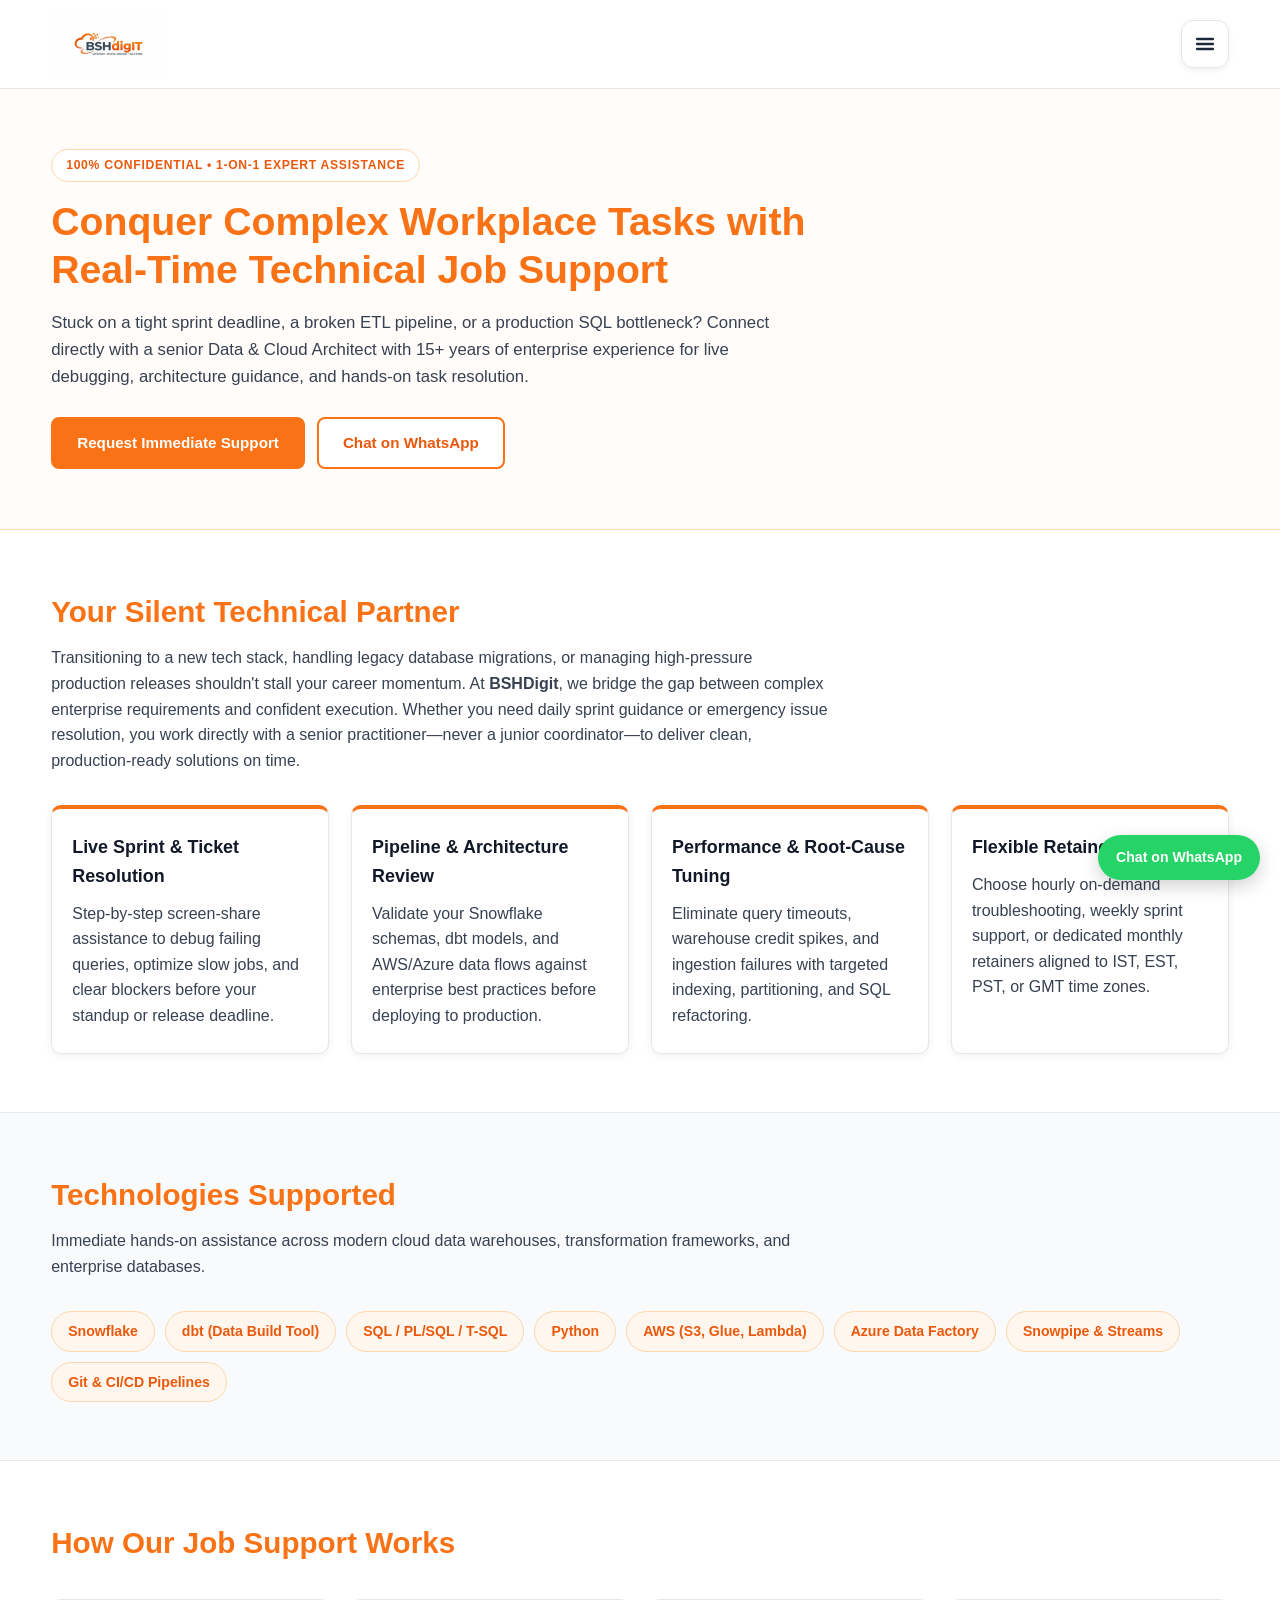
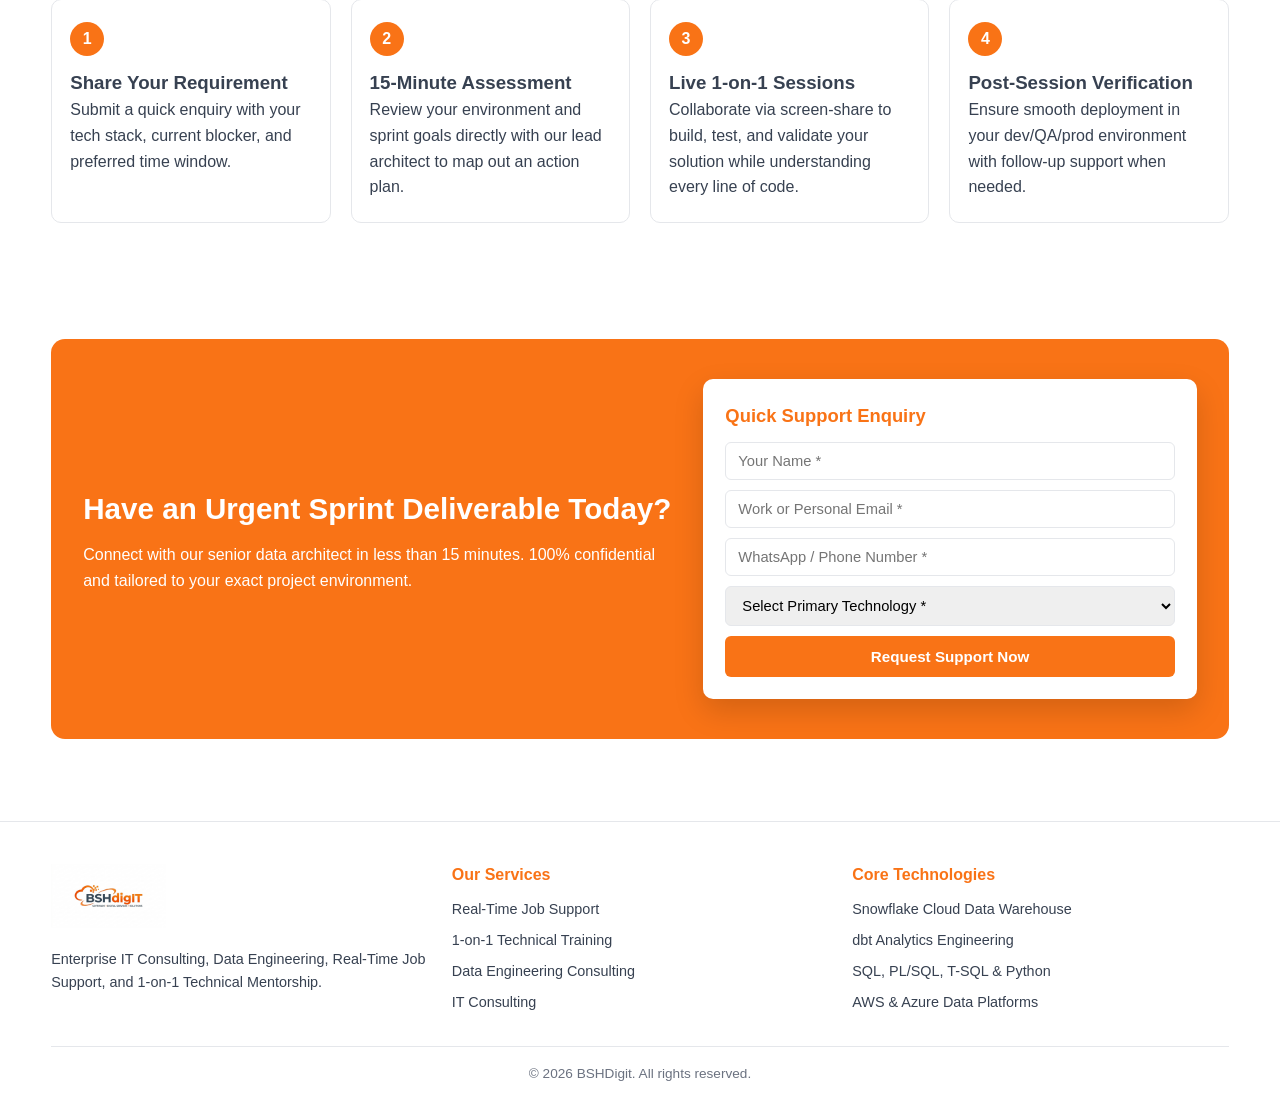
<file: job-support.html>
<!DOCTYPE html>
<html lang="en">
<head>
  <meta charset="UTF-8" />
  <meta name="viewport" content="width=device-width, initial-scale=1.0" />
  <title>Real-Time Technical Job Support | BSHDigit</title>
  <link rel="stylesheet" href="styles.css" />
  <style>
    *, *::before, *::after { box-sizing: border-box; margin: 0; padding: 0; }
    html, body { width: 100%; max-width: 100%; overflow-x: hidden; font-family: 'Inter', -apple-system, BlinkMacSystemFont, 'Segoe UI', Roboto, sans-serif; color: #374151; background: #fff; line-height: 1.6; }
    a { text-decoration: none; color: inherit; }
    .container { width: 92%; max-width: 1180px; margin: 0 auto; }
    .navbar { background: #fff; border-bottom: 1px solid #e5e7eb; position: sticky; top: 0; z-index: 1000; }
    .nav-container { display: flex; justify-content: space-between; align-items: center; height: 88px; }
    .brand-logo { display: inline-flex; align-items: center; max-width: 270px; height: 68px; }
    .brand-logo img { height: 64px; width: auto; max-width: 260px; object-fit: contain; display: block; }
    .menu-toggle-btn { width: 48px; height: 48px; background: #fff; border: 1.5px solid #e2e8f0; border-radius: 12px; display: flex; align-items: center; justify-content: center; cursor: pointer; color: #1e293b; }
    .nav-drawer { display: none; position: fixed; top: 88px; left: 0; width: 100%; height: calc(100vh - 88px); background: #fff; overflow-y: auto; padding: 20px 0 48px; z-index: 999; border-top: 1px solid #e5e7eb; }
    .nav-drawer.open { display: block; }
    .drawer-list { list-style: none; display: flex; flex-direction: column; gap: 6px; }
    .drawer-item > a, .drawer-accordion-header { display: flex; justify-content: space-between; align-items: center; padding: 14px 8px; font-size: 1.06rem; font-weight: 600; color: #111827; cursor: pointer; }
    .accordion-icon { width: 34px; height: 34px; background: #f97316; color: #fff; border-radius: 8px; display: inline-flex; align-items: center; justify-content: center; font-size: 0.82rem; transition: transform 0.2s ease; }
    .drawer-accordion.expanded .accordion-icon { transform: rotate(180deg); }
    .drawer-submenu { display: none; flex-direction: column; gap: 10px; padding: 6px 0 12px; }
    .drawer-accordion.expanded .drawer-submenu { display: flex; }
    .drawer-submenu a { display: block; background: #f8fafc; border: 1px solid #f1f5f9; padding: 13px 16px; border-radius: 8px; font-size: 0.96rem; font-weight: 500; color: #334155; }
    .service-hero { background: #fffcf9; border-bottom: 1px solid #fed7aa; padding: 60px 0; }
    .hero-eyebrow { display: inline-block; background: #fff; color: #ea580c; border: 1px solid #fed7aa; font-size: 0.76rem; font-weight: 700; padding: 6px 14px; border-radius: 999px; margin-bottom: 16px; }
    .service-hero h1 { font-size: clamp(1.75rem, 4vw, 2.45rem); color: #f97316; line-height: 1.22; max-width: 820px; margin-bottom: 16px; font-weight: 800; }
    .service-hero p { font-size: 1.05rem; max-width: 740px; margin-bottom: 26px; }
    .hero-actions { display: flex; flex-wrap: wrap; gap: 12px; }
    .btn-primary { background: #f97316; color: #fff; padding: 12px 24px; border-radius: 8px; font-weight: 700; border: 2px solid #f97316; display: inline-block; cursor: pointer; }
    .btn-outline { background: #fff; color: #ea580c; padding: 12px 24px; border-radius: 8px; font-weight: 700; border: 2px solid #f97316; display: inline-block; }
    .section { padding: 58px 0; }
    .section-alt { background: #f8fafc; border-top: 1px solid #e5e7eb; border-bottom: 1px solid #e5e7eb; }
    .section-header { margin-bottom: 32px; }
    .section-header h2 { font-size: clamp(1.5rem, 3vw, 1.85rem); color: #f97316; font-weight: 800; margin-bottom: 10px; }
    .cards-grid { display: grid; grid-template-columns: repeat(auto-fit, minmax(250px, 1fr)); gap: 22px; }
    .feature-card { background: #fff; border: 1px solid #e5e7eb; border-top: 4px solid #f97316; border-radius: 10px; padding: 24px 20px; }
    .feature-card h3 { font-size: 1.12rem; color: #111827; margin-bottom: 10px; }
    .tech-tags { display: flex; flex-wrap: wrap; gap: 10px; }
    .tech-pill { background: #fff7ed; color: #ea580c; border: 1px solid #fed7aa; padding: 8px 16px; border-radius: 999px; font-weight: 600; font-size: 0.88rem; }
    .steps-grid { display: grid; grid-template-columns: repeat(auto-fit, minmax(220px, 1fr)); gap: 20px; }
    .step-card { background: #fff; border: 1px solid #e5e7eb; border-radius: 10px; padding: 22px 18px; }
    .step-number { width: 34px; height: 34px; background: #f97316; color: #fff; font-weight: 800; border-radius: 50%; display: flex; align-items: center; justify-content: center; margin-bottom: 12px; }
    .cta-banner { background: #f97316; color: #fff; border-radius: 14px; padding: 40px 32px; display: grid; grid-template-columns: 1.2fr 1fr; gap: 28px; align-items: center; }
    .enquiry-box { background: #fff; color: #111827; padding: 22px; border-radius: 10px; }
    .enquiry-box h3 { color: #f97316; margin-bottom: 12px; }
    .form-group { margin-bottom: 10px; }
    .form-group input, .form-group select { width: 100%; padding: 10px 12px; border: 1px solid #e5e7eb; border-radius: 6px; font-size: 0.92rem; }
    .btn-submit { width: 100%; background: #f97316; color: #fff; border: none; padding: 12px; border-radius: 6px; font-weight: 700; cursor: pointer; }
    .footer { background: #fff; border-top: 1px solid #e5e7eb; padding: 40px 0 24px; }
    .footer-grid { display: grid; grid-template-columns: repeat(auto-fit, minmax(210px, 1fr)); gap: 24px; margin-bottom: 24px; }
    .footer h4 { color: #f97316; margin-bottom: 10px; }
    .footer ul { list-style: none; }
    .footer ul li { margin-bottom: 8px; font-size: 0.9rem; }
    .footer-bottom { border-top: 1px solid #e5e7eb; padding-top: 16px; text-align: center; font-size: 0.85rem; color: #6b7280; }
    .whatsapp-float { position: fixed; bottom: 20px; right: 20px; background: #25d366; color: #fff; padding: 11px 18px; border-radius: 999px; font-weight: 700; font-size: 0.88rem; z-index: 990; }
    @media (max-width: 820px) { .cta-banner { grid-template-columns: 1fr; padding: 26px 18px; } }
  </style>
</head>
<body>

  <!-- Header -->
  <header class="navbar">
    <div class="container nav-container">
      <a href="index.html" class="brand-logo">
        <img src="logo.jpg" alt="BSHDigit Logo" style="height:64px;width:auto;max-width:260px;object-fit:contain;" />
      </a>

      <button
        class="menu-toggle-btn"
        id="menuToggle"
        aria-label="Toggle Menu"
        aria-expanded="false"
        onclick="toggleNavDrawer()"
      >
        <svg id="iconOpen" width="24" height="24" viewBox="0 0 24 24" fill="none" stroke="currentColor" stroke-width="2.3" stroke-linecap="round">
          <line x1="4" y1="7" x2="20" y2="7"></line>
          <line x1="4" y1="12" x2="20" y2="12"></line>
          <line x1="4" y1="17" x2="20" y2="17"></line>
        </svg>
        <svg id="iconClose" style="display:none;" width="22" height="22" viewBox="0 0 24 24" fill="none" stroke="currentColor" stroke-width="2.3" stroke-linecap="round">
          <line x1="18" y1="6" x2="6" y2="18"></line>
          <line x1="6" y1="6" x2="18" y2="18"></line>
        </svg>
      </button>
    </div>
  </header>

  <!-- Full-Screen Accordion Menu Drawer (Collapsed by Default) -->
  <nav class="nav-drawer" id="navDrawer">
    <div class="container">
      <ul class="drawer-list">
        <li class="drawer-item"><a href="index.html">Home</a></li>
        <li class="drawer-item"><a href="index.html#why-us">About Us</a></li>
        <li class="drawer-item drawer-accordion" id="servicesAccordion">
          <div class="drawer-accordion-header" onclick="toggleServicesAccordion()">
            <span>Services</span>
            <span class="accordion-icon">▼</span>
          </div>
          <div class="drawer-submenu">
            <a href="job-support.html">Real-Time Job Support</a>
            <a href="technical-training.html">1-on-1 Technical Training</a>
            <a href="data-consulting.html">Data Engineering Consulting</a>
            <a href="it-consulting.html">IT Consulting</a>
          </div>
        </li>
        <li class="drawer-item"><a href="index.html#services">Technologies</a></li>
        <li class="drawer-item"><a href="#quick-enquiry" onclick="toggleNavDrawer()">Contact Us</a></li>
      </ul>
    </div>
  </nav>

  <!-- Hero Section -->
  <section class="service-hero">
    <div class="container">
      <span class="hero-eyebrow">100% CONFIDENTIAL • 1-ON-1 EXPERT ASSISTANCE</span>
      <h1>Conquer Complex Workplace Tasks with Real-Time Technical Job Support</h1>
      <p>Stuck on a tight sprint deadline, a broken ETL pipeline, or a production SQL bottleneck? Connect directly with a senior Data &amp; Cloud Architect with 15+ years of enterprise experience for live debugging, architecture guidance, and hands-on task resolution.</p>
      <div class="hero-actions">
        <a href="#quick-enquiry" class="btn-primary">Request Immediate Support</a>
        <a href="https://wa.me/919052637799" target="_blank" class="btn-outline">Chat on WhatsApp</a>
      </div>
    </div>
  </section>

  <!-- Overview & 4-Card Deliverables -->
  <section class="section">
    <div class="container">
      <div class="section-header">
        <h2>Your Silent Technical Partner</h2>
        <p>Transitioning to a new tech stack, handling legacy database migrations, or managing high-pressure production releases shouldn't stall your career momentum. At <strong>BSHDigit</strong>, we bridge the gap between complex enterprise requirements and confident execution. Whether you need daily sprint guidance or emergency issue resolution, you work directly with a senior practitioner—never a junior coordinator—to deliver clean, production-ready solutions on time.</p>
      </div>

      <div class="cards-grid">
        <div class="feature-card">
          <h3>Live Sprint &amp; Ticket Resolution</h3>
          <p>Step-by-step screen-share assistance to debug failing queries, optimize slow jobs, and clear blockers before your standup or release deadline.</p>
        </div>
        <div class="feature-card">
          <h3>Pipeline &amp; Architecture Review</h3>
          <p>Validate your Snowflake schemas, dbt models, and AWS/Azure data flows against enterprise best practices before deploying to production.</p>
        </div>
        <div class="feature-card">
          <h3>Performance &amp; Root-Cause Tuning</h3>
          <p>Eliminate query timeouts, warehouse credit spikes, and ingestion failures with targeted indexing, partitioning, and SQL refactoring.</p>
        </div>
        <div class="feature-card">
          <h3>Flexible Retainer Plans</h3>
          <p>Choose hourly on-demand troubleshooting, weekly sprint support, or dedicated monthly retainers aligned to IST, EST, PST, or GMT time zones.</p>
        </div>
      </div>
    </div>
  </section>

  <!-- Technologies Supported -->
  <section class="section section-alt">
    <div class="container">
      <div class="section-header">
        <h2>Technologies Supported</h2>
        <p>Immediate hands-on assistance across modern cloud data warehouses, transformation frameworks, and enterprise databases.</p>
      </div>
      <div class="tech-tags">
        <span class="tech-pill">Snowflake</span>
        <span class="tech-pill">dbt (Data Build Tool)</span>
        <span class="tech-pill">SQL / PL/SQL / T-SQL</span>
        <span class="tech-pill">Python</span>
        <span class="tech-pill">AWS (S3, Glue, Lambda)</span>
        <span class="tech-pill">Azure Data Factory</span>
        <span class="tech-pill">Snowpipe &amp; Streams</span>
        <span class="tech-pill">Git &amp; CI/CD Pipelines</span>
      </div>
    </div>
  </section>

  <!-- 4-Step Engagement Workflow -->
  <section class="section">
    <div class="container">
      <div class="section-header">
        <h2>How Our Job Support Works</h2>
      </div>
      <div class="steps-grid">
        <div class="step-card">
          <div class="step-number">1</div>
          <h3>Share Your Requirement</h3>
          <p>Submit a quick enquiry with your tech stack, current blocker, and preferred time window.</p>
        </div>
        <div class="step-card">
          <div class="step-number">2</div>
          <h3>15-Minute Assessment</h3>
          <p>Review your environment and sprint goals directly with our lead architect to map out an action plan.</p>
        </div>
        <div class="step-card">
          <div class="step-number">3</div>
          <h3>Live 1-on-1 Sessions</h3>
          <p>Collaborate via screen-share to build, test, and validate your solution while understanding every line of code.</p>
        </div>
        <div class="step-card">
          <div class="step-number">4</div>
          <h3>Post-Session Verification</h3>
          <p>Ensure smooth deployment in your dev/QA/prod environment with follow-up support when needed.</p>
        </div>
      </div>
    </div>
  </section>

  <!-- Inline Quick Enquiry Section -->
  <section class="section" id="quick-enquiry">
    <div class="container">
      <div class="cta-banner">
        <div>
          <h2>Have an Urgent Sprint Deliverable Today?</h2>
          <p>Connect with our senior data architect in less than 15 minutes. 100% confidential and tailored to your exact project environment.</p>
        </div>
        <div class="enquiry-box">
          <h3>Quick Support Enquiry</h3>
          <form action="https://formspree.io/f/myewvzjv" method="POST">
            <input type="hidden" name="service" value="Real-Time Job Support" />
            <div class="form-group">
              <input type="text" name="name" placeholder="Your Name *" required />
            </div>
            <div class="form-group">
              <input type="email" name="email" placeholder="Work or Personal Email *" required />
            </div>
            <div class="form-group">
              <input type="tel" name="phone" placeholder="WhatsApp / Phone Number *" required />
            </div>
            <div class="form-group">
              <select name="technology" required>
                <option value="">Select Primary Technology *</option>
                <option value="Snowflake">Snowflake</option>
                <option value="dbt">dbt (Data Build Tool)</option>
                <option value="SQL / PLSQL / TSQL">Enterprise SQL / PL/SQL / T-SQL</option>
                <option value="Python / AWS / Azure">Python / AWS / Azure</option>
              </select>
            </div>
            <button type="submit" class="btn-submit">Request Support Now</button>
          </form>
        </div>
      </div>
    </div>
  </section>

  <!-- Footer -->
  <footer class="footer">
    <div class="container">
      <div class="footer-grid">
        <div>
          <a href="index.html" class="brand-logo">
            <img src="logo.jpg" alt="BSHDigit Logo" style="height:64px;width:auto;max-width:260px;object-fit:contain;" />
          </a>
          <p style="margin-top: 12px; font-size: 0.9rem;">Enterprise IT Consulting, Data Engineering, Real-Time Job Support, and 1-on-1 Technical Mentorship.</p>
        </div>
        <div>
          <h4>Our Services</h4>
          <ul>
            <li><a href="job-support.html">Real-Time Job Support</a></li>
            <li><a href="technical-training.html">1-on-1 Technical Training</a></li>
            <li><a href="data-consulting.html">Data Engineering Consulting</a></li>
            <li><a href="it-consulting.html">IT Consulting</a></li>
          </ul>
        </div>
        <div>
          <h4>Core Technologies</h4>
          <ul>
            <li>Snowflake Cloud Data Warehouse</li>
            <li>dbt Analytics Engineering</li>
            <li>SQL, PL/SQL, T-SQL &amp; Python</li>
            <li>AWS &amp; Azure Data Platforms</li>
          </ul>
        </div>
      </div>
      <div class="footer-bottom">© 2026 BSHDigit. All rights reserved.</div>
    </div>
  </footer>

  <a href="https://wa.me/919052637799" target="_blank" class="whatsapp-float">Chat on WhatsApp</a>

  <script>
    function toggleNavDrawer() {
      const drawer = document.getElementById('navDrawer');
      const btn = document.getElementById('menuToggle');
      const iconOpen = document.getElementById('iconOpen');
      const iconClose = document.getElementById('iconClose');

      const isOpen = drawer.classList.toggle('open');
      btn.classList.toggle('is-open', isOpen);
      btn.setAttribute('aria-expanded', isOpen);
      iconOpen.style.display = isOpen ? 'none' : 'block';
      iconClose.style.display = isOpen ? 'block' : 'none';
      document.body.style.overflow = isOpen ? 'hidden' : '';
    }

    function toggleServicesAccordion() {
      document.getElementById('servicesAccordion').classList.toggle('expanded');
    }
  </script>
</body>
</html>
</file>
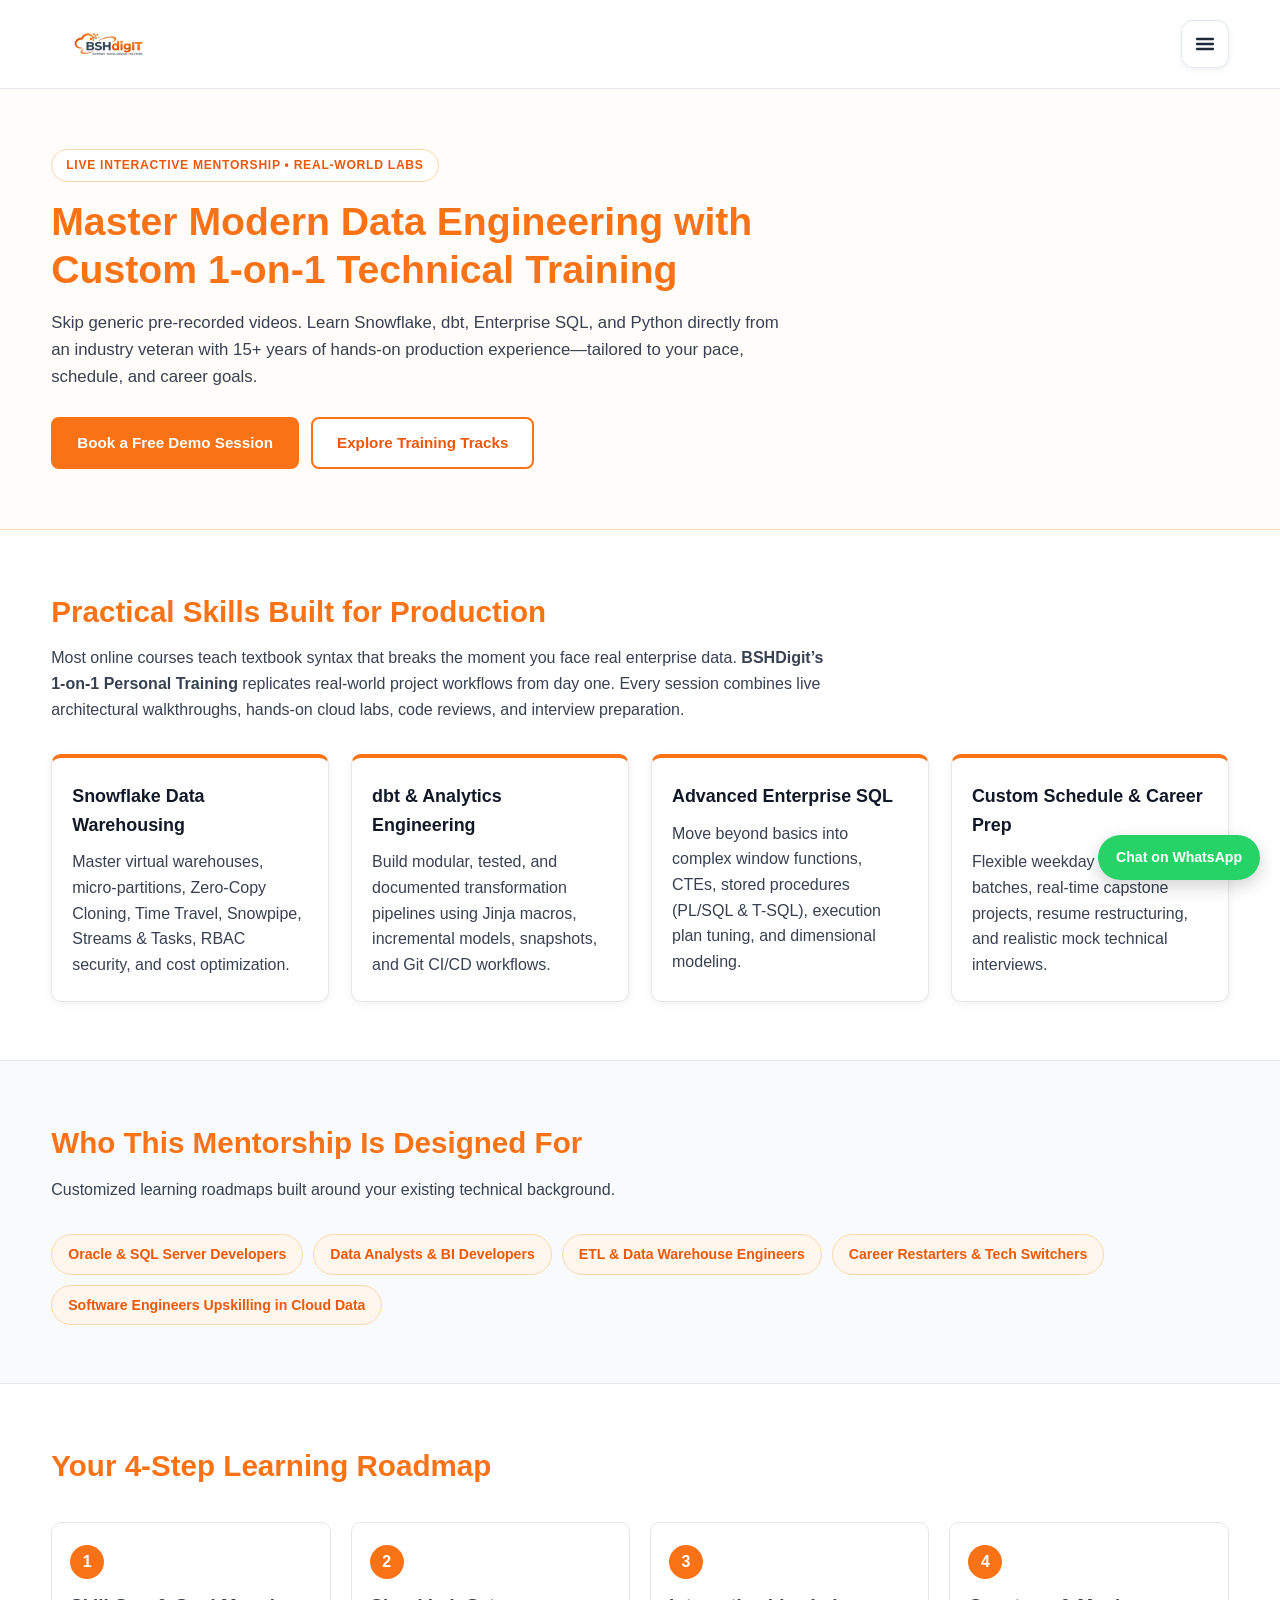
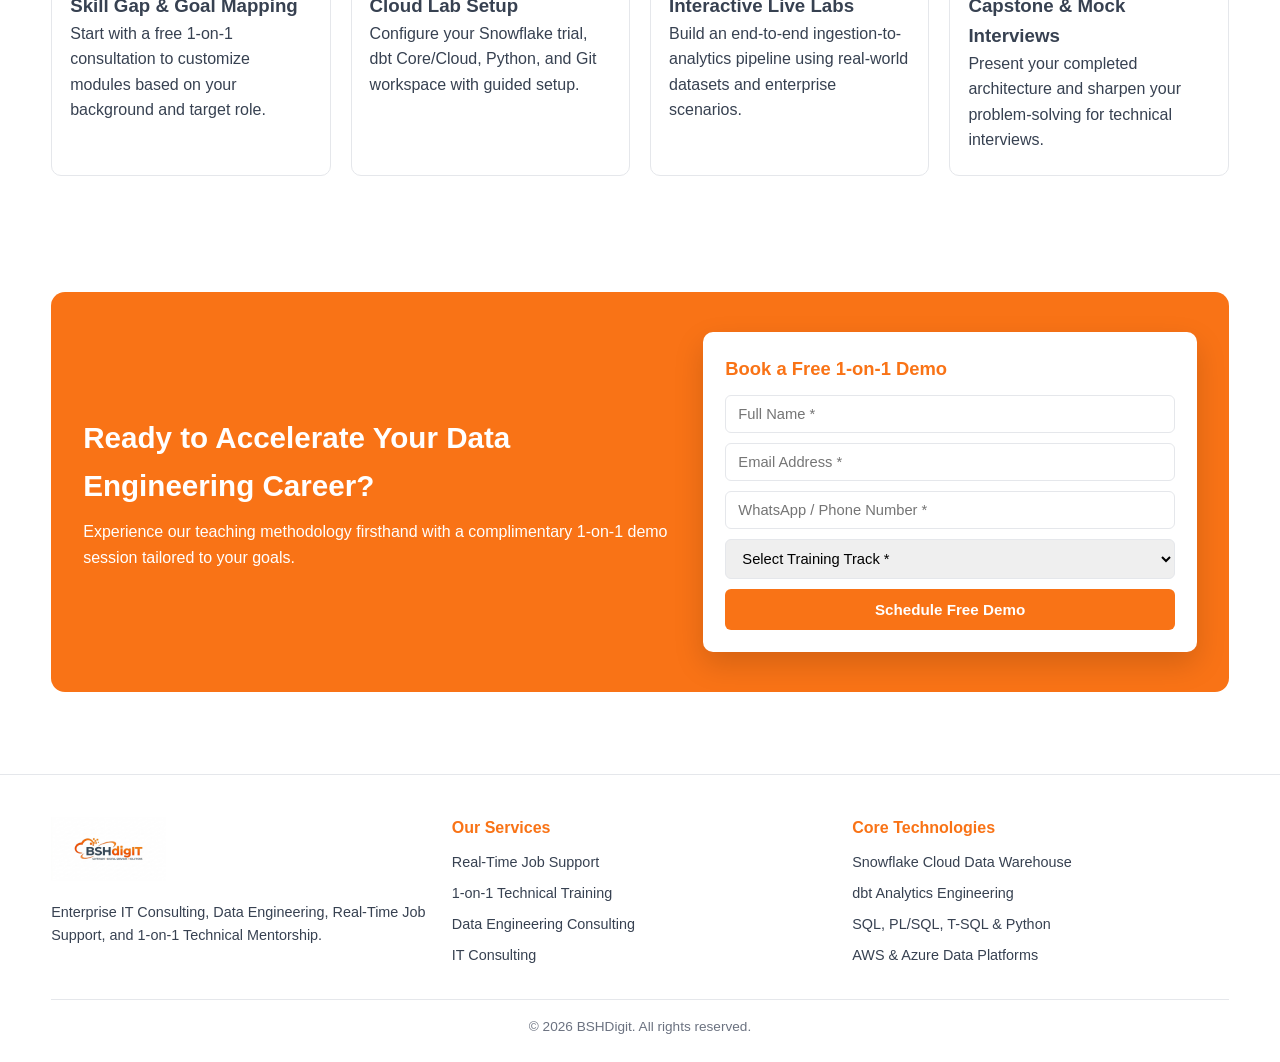
<file: technical-training.html>
<!DOCTYPE html>
<html lang="en">
<head>
  <meta charset="UTF-8" />
  <meta name="viewport" content="width=device-width, initial-scale=1.0" />
  <title>1-on-1 Personal Technical Training | BSHDigit</title>
  <link rel="stylesheet" href="styles.css" />
  <style>
    *, *::before, *::after { box-sizing: border-box; margin: 0; padding: 0; }
    html, body { width: 100%; max-width: 100%; overflow-x: hidden; font-family: 'Inter', -apple-system, BlinkMacSystemFont, 'Segoe UI', Roboto, sans-serif; color: #374151; background: #fff; line-height: 1.6; }
    a { text-decoration: none; color: inherit; }
    .container { width: 92%; max-width: 1180px; margin: 0 auto; }
    .navbar { background: #fff; border-bottom: 1px solid #e5e7eb; position: sticky; top: 0; z-index: 1000; }
    .nav-container { display: flex; justify-content: space-between; align-items: center; height: 88px; }
    .brand-logo { display: inline-flex; align-items: center; max-width: 270px; height: 68px; }
    .brand-logo img { height: 64px; width: auto; max-width: 260px; object-fit: contain; display: block; }
    .menu-toggle-btn { width: 48px; height: 48px; background: #fff; border: 1.5px solid #e2e8f0; border-radius: 12px; display: flex; align-items: center; justify-content: center; cursor: pointer; color: #1e293b; }
    .nav-drawer { display: none; position: fixed; top: 88px; left: 0; width: 100%; height: calc(100vh - 88px); background: #fff; overflow-y: auto; padding: 20px 0 48px; z-index: 999; border-top: 1px solid #e5e7eb; }
    .nav-drawer.open { display: block; }
    .drawer-list { list-style: none; display: flex; flex-direction: column; gap: 6px; }
    .drawer-item > a, .drawer-accordion-header { display: flex; justify-content: space-between; align-items: center; padding: 14px 8px; font-size: 1.06rem; font-weight: 600; color: #111827; cursor: pointer; }
    .accordion-icon { width: 34px; height: 34px; background: #f97316; color: #fff; border-radius: 8px; display: inline-flex; align-items: center; justify-content: center; font-size: 0.82rem; transition: transform 0.2s ease; }
    .drawer-accordion.expanded .accordion-icon { transform: rotate(180deg); }
    .drawer-submenu { display: none; flex-direction: column; gap: 10px; padding: 6px 0 12px; }
    .drawer-accordion.expanded .drawer-submenu { display: flex; }
    .drawer-submenu a { display: block; background: #f8fafc; border: 1px solid #f1f5f9; padding: 13px 16px; border-radius: 8px; font-size: 0.96rem; font-weight: 500; color: #334155; }
    .service-hero { background: #fffcf9; border-bottom: 1px solid #fed7aa; padding: 60px 0; }
    .hero-eyebrow { display: inline-block; background: #fff; color: #ea580c; border: 1px solid #fed7aa; font-size: 0.76rem; font-weight: 700; padding: 6px 14px; border-radius: 999px; margin-bottom: 16px; }
    .service-hero h1 { font-size: clamp(1.75rem, 4vw, 2.45rem); color: #f97316; line-height: 1.22; max-width: 820px; margin-bottom: 16px; font-weight: 800; }
    .service-hero p { font-size: 1.05rem; max-width: 740px; margin-bottom: 26px; }
    .hero-actions { display: flex; flex-wrap: wrap; gap: 12px; }
    .btn-primary { background: #f97316; color: #fff; padding: 12px 24px; border-radius: 8px; font-weight: 700; border: 2px solid #f97316; display: inline-block; cursor: pointer; }
    .btn-outline { background: #fff; color: #ea580c; padding: 12px 24px; border-radius: 8px; font-weight: 700; border: 2px solid #f97316; display: inline-block; }
    .section { padding: 58px 0; }
    .section-alt { background: #f8fafc; border-top: 1px solid #e5e7eb; border-bottom: 1px solid #e5e7eb; }
    .section-header { margin-bottom: 32px; }
    .section-header h2 { font-size: clamp(1.5rem, 3vw, 1.85rem); color: #f97316; font-weight: 800; margin-bottom: 10px; }
    .cards-grid { display: grid; grid-template-columns: repeat(auto-fit, minmax(250px, 1fr)); gap: 22px; }
    .feature-card { background: #fff; border: 1px solid #e5e7eb; border-top: 4px solid #f97316; border-radius: 10px; padding: 24px 20px; }
    .feature-card h3 { font-size: 1.12rem; color: #111827; margin-bottom: 10px; }
    .tech-tags { display: flex; flex-wrap: wrap; gap: 10px; }
    .tech-pill { background: #fff7ed; color: #ea580c; border: 1px solid #fed7aa; padding: 8px 16px; border-radius: 999px; font-weight: 600; font-size: 0.88rem; }
    .steps-grid { display: grid; grid-template-columns: repeat(auto-fit, minmax(220px, 1fr)); gap: 20px; }
    .step-card { background: #fff; border: 1px solid #e5e7eb; border-radius: 10px; padding: 22px 18px; }
    .step-number { width: 34px; height: 34px; background: #f97316; color: #fff; font-weight: 800; border-radius: 50%; display: flex; align-items: center; justify-content: center; margin-bottom: 12px; }
    .cta-banner { background: #f97316; color: #fff; border-radius: 14px; padding: 40px 32px; display: grid; grid-template-columns: 1.2fr 1fr; gap: 28px; align-items: center; }
    .enquiry-box { background: #fff; color: #111827; padding: 22px; border-radius: 10px; }
    .enquiry-box h3 { color: #f97316; margin-bottom: 12px; }
    .form-group { margin-bottom: 10px; }
    .form-group input, .form-group select { width: 100%; padding: 10px 12px; border: 1px solid #e5e7eb; border-radius: 6px; font-size: 0.92rem; }
    .btn-submit { width: 100%; background: #f97316; color: #fff; border: none; padding: 12px; border-radius: 6px; font-weight: 700; cursor: pointer; }
    .footer { background: #fff; border-top: 1px solid #e5e7eb; padding: 40px 0 24px; }
    .footer-grid { display: grid; grid-template-columns: repeat(auto-fit, minmax(210px, 1fr)); gap: 24px; margin-bottom: 24px; }
    .footer h4 { color: #f97316; margin-bottom: 10px; }
    .footer ul { list-style: none; }
    .footer ul li { margin-bottom: 8px; font-size: 0.9rem; }
    .footer-bottom { border-top: 1px solid #e5e7eb; padding-top: 16px; text-align: center; font-size: 0.85rem; color: #6b7280; }
    .whatsapp-float { position: fixed; bottom: 20px; right: 20px; background: #25d366; color: #fff; padding: 11px 18px; border-radius: 999px; font-weight: 700; font-size: 0.88rem; z-index: 990; }
    @media (max-width: 820px) { .cta-banner { grid-template-columns: 1fr; padding: 26px 18px; } }
  </style>
</head>
<body>

  <!-- Header -->
  <header class="navbar">
    <div class="container nav-container">
      <a href="index.html" class="brand-logo">
        <img src="logo.jpg" alt="BSHDigit Logo" style="height:64px;width:auto;max-width:260px;object-fit:contain;" />
      </a>

      <button
        class="menu-toggle-btn"
        id="menuToggle"
        aria-label="Toggle Menu"
        aria-expanded="false"
        onclick="toggleNavDrawer()"
      >
        <svg id="iconOpen" width="24" height="24" viewBox="0 0 24 24" fill="none" stroke="currentColor" stroke-width="2.3" stroke-linecap="round">
          <line x1="4" y1="7" x2="20" y2="7"></line>
          <line x1="4" y1="12" x2="20" y2="12"></line>
          <line x1="4" y1="17" x2="20" y2="17"></line>
        </svg>
        <svg id="iconClose" style="display:none;" width="22" height="22" viewBox="0 0 24 24" fill="none" stroke="currentColor" stroke-width="2.3" stroke-linecap="round">
          <line x1="18" y1="6" x2="6" y2="18"></line>
          <line x1="6" y1="6" x2="18" y2="18"></line>
        </svg>
      </button>
    </div>
  </header>

  <!-- Full-Screen Accordion Menu Drawer (Collapsed by Default) -->
  <nav class="nav-drawer" id="navDrawer">
    <div class="container">
      <ul class="drawer-list">
        <li class="drawer-item"><a href="index.html">Home</a></li>
        <li class="drawer-item"><a href="index.html#why-us">About Us</a></li>
        <li class="drawer-item drawer-accordion" id="servicesAccordion">
          <div class="drawer-accordion-header" onclick="toggleServicesAccordion()">
            <span>Services</span>
            <span class="accordion-icon">▼</span>
          </div>
          <div class="drawer-submenu">
            <a href="job-support.html">Real-Time Job Support</a>
            <a href="technical-training.html">1-on-1 Technical Training</a>
            <a href="data-consulting.html">Data Engineering Consulting</a>
            <a href="it-consulting.html">IT Consulting</a>
          </div>
        </li>
        <li class="drawer-item"><a href="index.html#services">Technologies</a></li>
        <li class="drawer-item"><a href="#book-demo" onclick="toggleNavDrawer()">Contact Us</a></li>
      </ul>
    </div>
  </nav>

  <!-- Hero Section -->
  <section class="service-hero">
    <div class="container">
      <span class="hero-eyebrow">LIVE INTERACTIVE MENTORSHIP • REAL-WORLD LABS</span>
      <h1>Master Modern Data Engineering with Custom 1-on-1 Technical Training</h1>
      <p>Skip generic pre-recorded videos. Learn Snowflake, dbt, Enterprise SQL, and Python directly from an industry veteran with 15+ years of hands-on production experience—tailored to your pace, schedule, and career goals.</p>
      <div class="hero-actions">
        <a href="#book-demo" class="btn-primary">Book a Free Demo Session</a>
        <a href="#tracks" class="btn-outline">Explore Training Tracks</a>
      </div>
    </div>
  </section>

  <!-- Overview & 4-Card Tracks -->
  <section class="section" id="tracks">
    <div class="container">
      <div class="section-header">
        <h2>Practical Skills Built for Production</h2>
        <p>Most online courses teach textbook syntax that breaks the moment you face real enterprise data. <strong>BSHDigit’s 1-on-1 Personal Training</strong> replicates real-world project workflows from day one. Every session combines live architectural walkthroughs, hands-on cloud labs, code reviews, and interview preparation.</p>
      </div>

      <div class="cards-grid">
        <div class="feature-card">
          <h3>Snowflake Data Warehousing</h3>
          <p>Master virtual warehouses, micro-partitions, Zero-Copy Cloning, Time Travel, Snowpipe, Streams &amp; Tasks, RBAC security, and cost optimization.</p>
        </div>
        <div class="feature-card">
          <h3>dbt &amp; Analytics Engineering</h3>
          <p>Build modular, tested, and documented transformation pipelines using Jinja macros, incremental models, snapshots, and Git CI/CD workflows.</p>
        </div>
        <div class="feature-card">
          <h3>Advanced Enterprise SQL</h3>
          <p>Move beyond basics into complex window functions, CTEs, stored procedures (PL/SQL &amp; T-SQL), execution plan tuning, and dimensional modeling.</p>
        </div>
        <div class="feature-card">
          <h3>Custom Schedule &amp; Career Prep</h3>
          <p>Flexible weekday or weekend batches, real-time capstone projects, resume restructuring, and realistic mock technical interviews.</p>
        </div>
      </div>
    </div>
  </section>

  <!-- Who This Is For -->
  <section class="section section-alt">
    <div class="container">
      <div class="section-header">
        <h2>Who This Mentorship Is Designed For</h2>
        <p>Customized learning roadmaps built around your existing technical background.</p>
      </div>
      <div class="tech-tags">
        <span class="tech-pill">Oracle &amp; SQL Server Developers</span>
        <span class="tech-pill">Data Analysts &amp; BI Developers</span>
        <span class="tech-pill">ETL &amp; Data Warehouse Engineers</span>
        <span class="tech-pill">Career Restarters &amp; Tech Switchers</span>
        <span class="tech-pill">Software Engineers Upskilling in Cloud Data</span>
      </div>
    </div>
  </section>

  <!-- 4-Step Roadmap -->
  <section class="section">
    <div class="container">
      <div class="section-header">
        <h2>Your 4-Step Learning Roadmap</h2>
      </div>
      <div class="steps-grid">
        <div class="step-card">
          <div class="step-number">1</div>
          <h3>Skill Gap &amp; Goal Mapping</h3>
          <p>Start with a free 1-on-1 consultation to customize modules based on your background and target role.</p>
        </div>
        <div class="step-card">
          <div class="step-number">2</div>
          <h3>Cloud Lab Setup</h3>
          <p>Configure your Snowflake trial, dbt Core/Cloud, Python, and Git workspace with guided setup.</p>
        </div>
        <div class="step-card">
          <div class="step-number">3</div>
          <h3>Interactive Live Labs</h3>
          <p>Build an end-to-end ingestion-to-analytics pipeline using real-world datasets and enterprise scenarios.</p>
        </div>
        <div class="step-card">
          <div class="step-number">4</div>
          <h3>Capstone &amp; Mock Interviews</h3>
          <p>Present your completed architecture and sharpen your problem-solving for technical interviews.</p>
        </div>
      </div>
    </div>
  </section>

  <!-- Inline Quick Enquiry Section -->
  <section class="section" id="book-demo">
    <div class="container">
      <div class="cta-banner">
        <div>
          <h2>Ready to Accelerate Your Data Engineering Career?</h2>
          <p>Experience our teaching methodology firsthand with a complimentary 1-on-1 demo session tailored to your goals.</p>
        </div>
        <div class="enquiry-box">
          <h3>Book a Free 1-on-1 Demo</h3>
          <form action="https://formspree.io/f/myewvzjv" method="POST">
            <input type="hidden" name="service" value="1-on-1 Technical Training" />
            <div class="form-group">
              <input type="text" name="name" placeholder="Full Name *" required />
            </div>
            <div class="form-group">
              <input type="email" name="email" placeholder="Email Address *" required />
            </div>
            <div class="form-group">
              <input type="tel" name="phone" placeholder="WhatsApp / Phone Number *" required />
            </div>
            <div class="form-group">
              <select name="track" required>
                <option value="">Select Training Track *</option>
                <option value="Snowflake + dbt Complete Stack">Snowflake + dbt Complete Stack</option>
                <option value="Snowflake Data Engineering">Snowflake Data Engineering</option>
                <option value="dbt Analytics Engineering">dbt Analytics Engineering</option>
                <option value="Advanced Enterprise SQL">Advanced Enterprise SQL</option>
              </select>
            </div>
            <button type="submit" class="btn-submit">Schedule Free Demo</button>
          </form>
        </div>
      </div>
    </div>
  </section>

  <!-- Footer -->
  <footer class="footer">
    <div class="container">
      <div class="footer-grid">
        <div>
          <a href="index.html" class="brand-logo">
            <img src="logo.jpg" alt="BSHDigit Logo" style="height:64px;width:auto;max-width:260px;object-fit:contain;" />
          </a>
          <p style="margin-top: 12px; font-size: 0.9rem;">Enterprise IT Consulting, Data Engineering, Real-Time Job Support, and 1-on-1 Technical Mentorship.</p>
        </div>
        <div>
          <h4>Our Services</h4>
          <ul>
            <li><a href="job-support.html">Real-Time Job Support</a></li>
            <li><a href="technical-training.html">1-on-1 Technical Training</a></li>
            <li><a href="data-consulting.html">Data Engineering Consulting</a></li>
            <li><a href="it-consulting.html">IT Consulting</a></li>
          </ul>
        </div>
        <div>
          <h4>Core Technologies</h4>
          <ul>
            <li>Snowflake Cloud Data Warehouse</li>
            <li>dbt Analytics Engineering</li>
            <li>SQL, PL/SQL, T-SQL &amp; Python</li>
            <li>AWS &amp; Azure Data Platforms</li>
          </ul>
        </div>
      </div>
      <div class="footer-bottom">© 2026 BSHDigit. All rights reserved.</div>
    </div>
  </footer>

  <a href="https://wa.me/919052637799" target="_blank" class="whatsapp-float">Chat on WhatsApp</a>

  <script>
    function toggleNavDrawer() {
      const drawer = document.getElementById('navDrawer');
      const btn = document.getElementById('menuToggle');
      const iconOpen = document.getElementById('iconOpen');
      const iconClose = document.getElementById('iconClose');

      const isOpen = drawer.classList.toggle('open');
      btn.classList.toggle('is-open', isOpen);
      btn.setAttribute('aria-expanded', isOpen);
      iconOpen.style.display = isOpen ? 'none' : 'block';
      iconClose.style.display = isOpen ? 'block' : 'none';
      document.body.style.overflow = isOpen ? 'hidden' : '';
    }

    function toggleServicesAccordion() {
      document.getElementById('servicesAccordion').classList.toggle('expanded');
    }
  </script>
</body>
</html>
</file>
<file: styles.css>
:root {
  --primary-orange: #f97316;
  --primary-orange-dark: #ea580c;
  --primary-orange-light: #fff7ed;
  --orange-border: #fed7aa;
  --bg-white: #ffffff;
  --bg-surface: #f8fafc;
  --text-dark: #111827;
  --text-body: #374151;
  --text-muted: #6b7280;
  --border-light: #e5e7eb;
  --shadow-sm: 0 2px 8px rgba(0, 0, 0, 0.06);
  --shadow-md: 0 8px 24px rgba(249, 115, 22, 0.12);
  --radius: 10px;
}

*, *::before, *::after {
  box-sizing: border-box;
  margin: 0;
  padding: 0;
}

html, body {
  width: 100%;
  max-width: 100%;
  overflow-x: hidden;
  font-family: 'Inter', -apple-system, BlinkMacSystemFont, 'Segoe UI', Roboto, sans-serif;
  background-color: var(--bg-white);
  color: var(--text-body);
  line-height: 1.6;
}

img {
  max-width: 100%;
  height: auto;
}

a {
  text-decoration: none;
  color: inherit;
}

.container {
  width: 92%;
  max-width: 1180px;
  margin: 0 auto;
}

/* Header & Enlarged Logo */
.navbar {
  background: var(--bg-white);
  border-bottom: 1px solid var(--border-light);
  position: sticky;
  top: 0;
  z-index: 1000;
  width: 100%;
}

.nav-container {
  display: flex;
  justify-content: space-between;
  align-items: center;
  height: 88px;
}

.brand-logo {
  display: inline-flex;
  align-items: center;
  max-width: 270px;
  height: 68px;
}

.brand-logo img {
  height: 64px;
  width: auto;
  max-width: 260px;
  object-fit: contain;
  display: block;
}

/* Rounded-Square Hamburger Button */
.menu-toggle-btn {
  width: 48px;
  height: 48px;
  flex-shrink: 0;
  background: var(--bg-white);
  border: 1.5px solid #e2e8f0;
  border-radius: 12px;
  box-shadow: 0 2px 6px rgba(15, 23, 42, 0.06);
  display: flex;
  align-items: center;
  justify-content: center;
  cursor: pointer;
  color: #1e293b;
}

.menu-toggle-btn:hover,
.menu-toggle-btn.is-open {
  border-color: var(--primary-orange);
  color: var(--primary-orange);
  background: var(--primary-orange-light);
}

/* Full-Screen Slide-Down Drawer */
.nav-drawer {
  display: none;
  position: fixed;
  top: 88px;
  left: 0;
  width: 100%;
  height: calc(100vh - 88px);
  background: var(--bg-white);
  overflow-y: auto;
  padding: 20px 0 48px;
  z-index: 999;
  border-top: 1px solid var(--border-light);
}

.nav-drawer.open {
  display: block;
}

.drawer-list {
  list-style: none;
  display: flex;
  flex-direction: column;
  gap: 6px;
}

.drawer-item > a,
.drawer-accordion-header {
  display: flex;
  justify-content: space-between;
  align-items: center;
  padding: 14px 8px;
  font-size: 1.06rem;
  font-weight: 600;
  color: var(--text-dark);
  cursor: pointer;
}

.drawer-item > a:hover,
.drawer-accordion-header:hover {
  color: var(--primary-orange);
}

.accordion-icon {
  width: 34px;
  height: 34px;
  background: var(--primary-orange);
  color: #ffffff;
  border-radius: 8px;
  display: inline-flex;
  align-items: center;
  justify-content: center;
  font-size: 0.82rem;
  transition: transform 0.2s ease, background 0.2s ease;
}

.drawer-accordion.expanded .accordion-icon {
  transform: rotate(180deg);
  background: var(--primary-orange-dark);
}

.drawer-submenu {
  display: none;
  flex-direction: column;
  gap: 10px;
  padding: 6px 0 12px;
}

.drawer-accordion.expanded .drawer-submenu {
  display: flex;
}

.drawer-submenu a {
  display: block;
  background: #f8fafc;
  border: 1px solid #f1f5f9;
  padding: 13px 16px;
  border-radius: 8px;
  font-size: 0.96rem;
  font-weight: 500;
  color: #334155;
}

.drawer-submenu a:hover {
  background: var(--primary-orange-light);
  border-color: var(--orange-border);
  color: var(--primary-orange-dark);
}

/* Hero Section */
.service-hero {
  background-color: #fffcf9;
  background-image:
    linear-gradient(to right, rgba(249, 115, 22, 0.06) 1px, transparent 1px),
    linear-gradient(to bottom, rgba(249, 115, 22, 0.06) 1px, transparent 1px);
  background-size: 38px 38px;
  border-bottom: 1px solid var(--orange-border);
  padding: 60px 0;
}

.hero-eyebrow {
  display: inline-block;
  background: var(--bg-white);
  color: var(--primary-orange-dark);
  border: 1px solid var(--orange-border);
  font-size: 0.76rem;
  font-weight: 700;
  letter-spacing: 0.7px;
  padding: 6px 14px;
  border-radius: 999px;
  margin-bottom: 16px;
}

.service-hero h1 {
  font-size: clamp(1.75rem, 4vw, 2.45rem);
  color: var(--primary-orange);
  line-height: 1.22;
  max-width: 820px;
  margin-bottom: 16px;
  font-weight: 800;
}

.service-hero p {
  font-size: 1.05rem;
  color: var(--text-body);
  max-width: 740px;
  margin-bottom: 26px;
}

.hero-actions {
  display: flex;
  flex-wrap: wrap;
  gap: 12px;
}

.btn-primary {
  background: var(--primary-orange);
  color: #ffffff;
  padding: 12px 24px;
  border-radius: 8px;
  font-weight: 700;
  font-size: 0.95rem;
  border: 2px solid var(--primary-orange);
  display: inline-block;
  cursor: pointer;
}

.btn-primary:hover {
  background: var(--primary-orange-dark);
  border-color: var(--primary-orange-dark);
}

.btn-outline {
  background: var(--bg-white);
  color: var(--primary-orange-dark);
  padding: 12px 24px;
  border-radius: 8px;
  font-weight: 700;
  font-size: 0.95rem;
  border: 2px solid var(--primary-orange);
  display: inline-block;
}

.btn-outline:hover {
  background: var(--primary-orange-light);
}

/* Search Box & Popular Pills */
.search-box-wrap {
  background: #ffffff;
  border: 2px solid var(--primary-orange);
  border-radius: 10px;
  padding: 6px;
  display: flex;
  flex-wrap: wrap;
  gap: 6px;
  max-width: 760px;
  box-shadow: var(--shadow-md);
  margin-bottom: 16px;
}

.search-box-wrap select,
.search-box-wrap input {
  border: none;
  padding: 11px 12px;
  font-size: 0.94rem;
  font-family: inherit;
  outline: none;
  min-width: 0;
}

.search-box-wrap select {
  border-right: 1px solid var(--border-light);
  font-weight: 600;
  color: var(--text-dark);
  background: transparent;
}

.search-box-wrap input {
  flex: 1 1 200px;
}

.popular-pills {
  display: flex;
  flex-wrap: wrap;
  align-items: center;
  gap: 8px;
  font-size: 0.84rem;
}

.popular-pills span {
  font-weight: 700;
  color: var(--text-muted);
}

.popular-pills a {
  background: #ffffff;
  border: 1px solid var(--orange-border);
  color: var(--primary-orange-dark);
  padding: 4px 12px;
  border-radius: 999px;
  font-weight: 600;
}

.popular-pills a:hover {
  background: var(--primary-orange);
  color: #ffffff;
}

/* Stats Strip */
.stats-strip {
  background: var(--primary-orange);
  color: #ffffff;
  padding: 34px 0;
}

.stats-grid {
  display: grid;
  grid-template-columns: repeat(auto-fit, minmax(160px, 1fr));
  gap: 20px;
  text-align: center;
}

.stats-grid h3 {
  font-size: 1.85rem;
  font-weight: 800;
}

.stats-grid p {
  font-size: 0.9rem;
  opacity: 0.95;
}

/* Sections, Cards & Steps */
.section {
  padding: 58px 0;
}

.section-alt {
  background: var(--bg-surface);
  border-top: 1px solid var(--border-light);
  border-bottom: 1px solid var(--border-light);
}

.section-header {
  margin-bottom: 32px;
}

.section-header h2 {
  font-size: clamp(1.5rem, 3vw, 1.85rem);
  color: var(--primary-orange);
  font-weight: 800;
  margin-bottom: 10px;
}

.section-header p {
  font-size: 1rem;
  color: var(--text-body);
  max-width: 780px;
}

.cards-grid {
  display: grid;
  grid-template-columns: repeat(auto-fit, minmax(250px, 1fr));
  gap: 22px;
}

.feature-card {
  background: var(--bg-white);
  border: 1px solid var(--border-light);
  border-top: 4px solid var(--primary-orange);
  border-radius: var(--radius);
  padding: 24px 20px;
  box-shadow: var(--shadow-sm);
}

.feature-card h3 {
  font-size: 1.12rem;
  color: var(--text-dark);
  margin-bottom: 10px;
  font-weight: 700;
}

.tech-tags {
  display: flex;
  flex-wrap: wrap;
  gap: 10px;
}

.tech-pill {
  background: var(--primary-orange-light);
  color: var(--primary-orange-dark);
  border: 1px solid var(--orange-border);
  padding: 8px 16px;
  border-radius: 999px;
  font-weight: 600;
  font-size: 0.88rem;
}

.steps-grid {
  display: grid;
  grid-template-columns: repeat(auto-fit, minmax(220px, 1fr));
  gap: 20px;
}

.step-card {
  background: var(--bg-white);
  border: 1px solid var(--border-light);
  border-radius: var(--radius);
  padding: 22px 18px;
}

.step-number {
  width: 34px;
  height: 34px;
  background: var(--primary-orange);
  color: #ffffff;
  font-weight: 800;
  border-radius: 50%;
  display: flex;
  align-items: center;
  justify-content: center;
  margin-bottom: 12px;
}

/* Inline Quick Enquiry CTA */
.cta-banner {
  background: var(--primary-orange);
  color: #ffffff;
  border-radius: 14px;
  padding: 40px 32px;
  display: grid;
  grid-template-columns: 1.2fr 1fr;
  gap: 28px;
  align-items: center;
}

.cta-banner h2 {
  font-size: clamp(1.45rem, 3vw, 1.85rem);
  margin-bottom: 10px;
  color: #ffffff;
}

.enquiry-box {
  background: var(--bg-white);
  color: var(--text-dark);
  padding: 22px;
  border-radius: var(--radius);
  box-shadow: 0 12px 30px rgba(0, 0, 0, 0.15);
}

.enquiry-box h3 {
  color: var(--primary-orange);
  margin-bottom: 12px;
  font-size: 1.15rem;
}

.form-group {
  margin-bottom: 10px;
}

.form-group input,
.form-group select {
  width: 100%;
  padding: 10px 12px;
  border: 1px solid var(--border-light);
  border-radius: 6px;
  font-size: 0.92rem;
  font-family: inherit;
}

.btn-submit {
  width: 100%;
  background: var(--primary-orange);
  color: #ffffff;
  border: none;
  padding: 12px;
  border-radius: 6px;
  font-weight: 700;
  font-size: 0.95rem;
  cursor: pointer;
}

.btn-submit:hover {
  background: var(--primary-orange-dark);
}

/* Footer & WhatsApp */
.footer {
  background: var(--bg-white);
  border-top: 1px solid var(--border-light);
  padding: 40px 0 24px;
  margin-top: 24px;
}

.footer-grid {
  display: grid;
  grid-template-columns: repeat(auto-fit, minmax(210px, 1fr));
  gap: 24px;
  margin-bottom: 24px;
}

.footer h4 {
  color: var(--primary-orange);
  margin-bottom: 10px;
}

.footer ul {
  list-style: none;
}

.footer ul li {
  margin-bottom: 8px;
  font-size: 0.9rem;
}

.footer-bottom {
  border-top: 1px solid var(--border-light);
  padding-top: 16px;
  text-align: center;
  font-size: 0.85rem;
  color: var(--text-muted);
}

.whatsapp-float {
  position: fixed;
  bottom: 20px;
  right: 20px;
  background: #25d366;
  color: #ffffff;
  padding: 11px 18px;
  border-radius: 999px;
  font-weight: 700;
  font-size: 0.88rem;
  box-shadow: 0 6px 18px rgba(0, 0, 0, 0.18);
  z-index: 990;
}

@media (max-width: 820px) {
  .brand-logo img {
    height: 54px;
    max-width: 215px;
  }
  .cta-banner {
    grid-template-columns: 1fr;
    padding: 26px 18px;
  }
  .search-box-wrap select {
    width: 100%;
    border-right: none;
    border-bottom: 1px solid var(--border-light);
  }
  .search-box-wrap button {
    width: 100%;
  }
}
</file>
